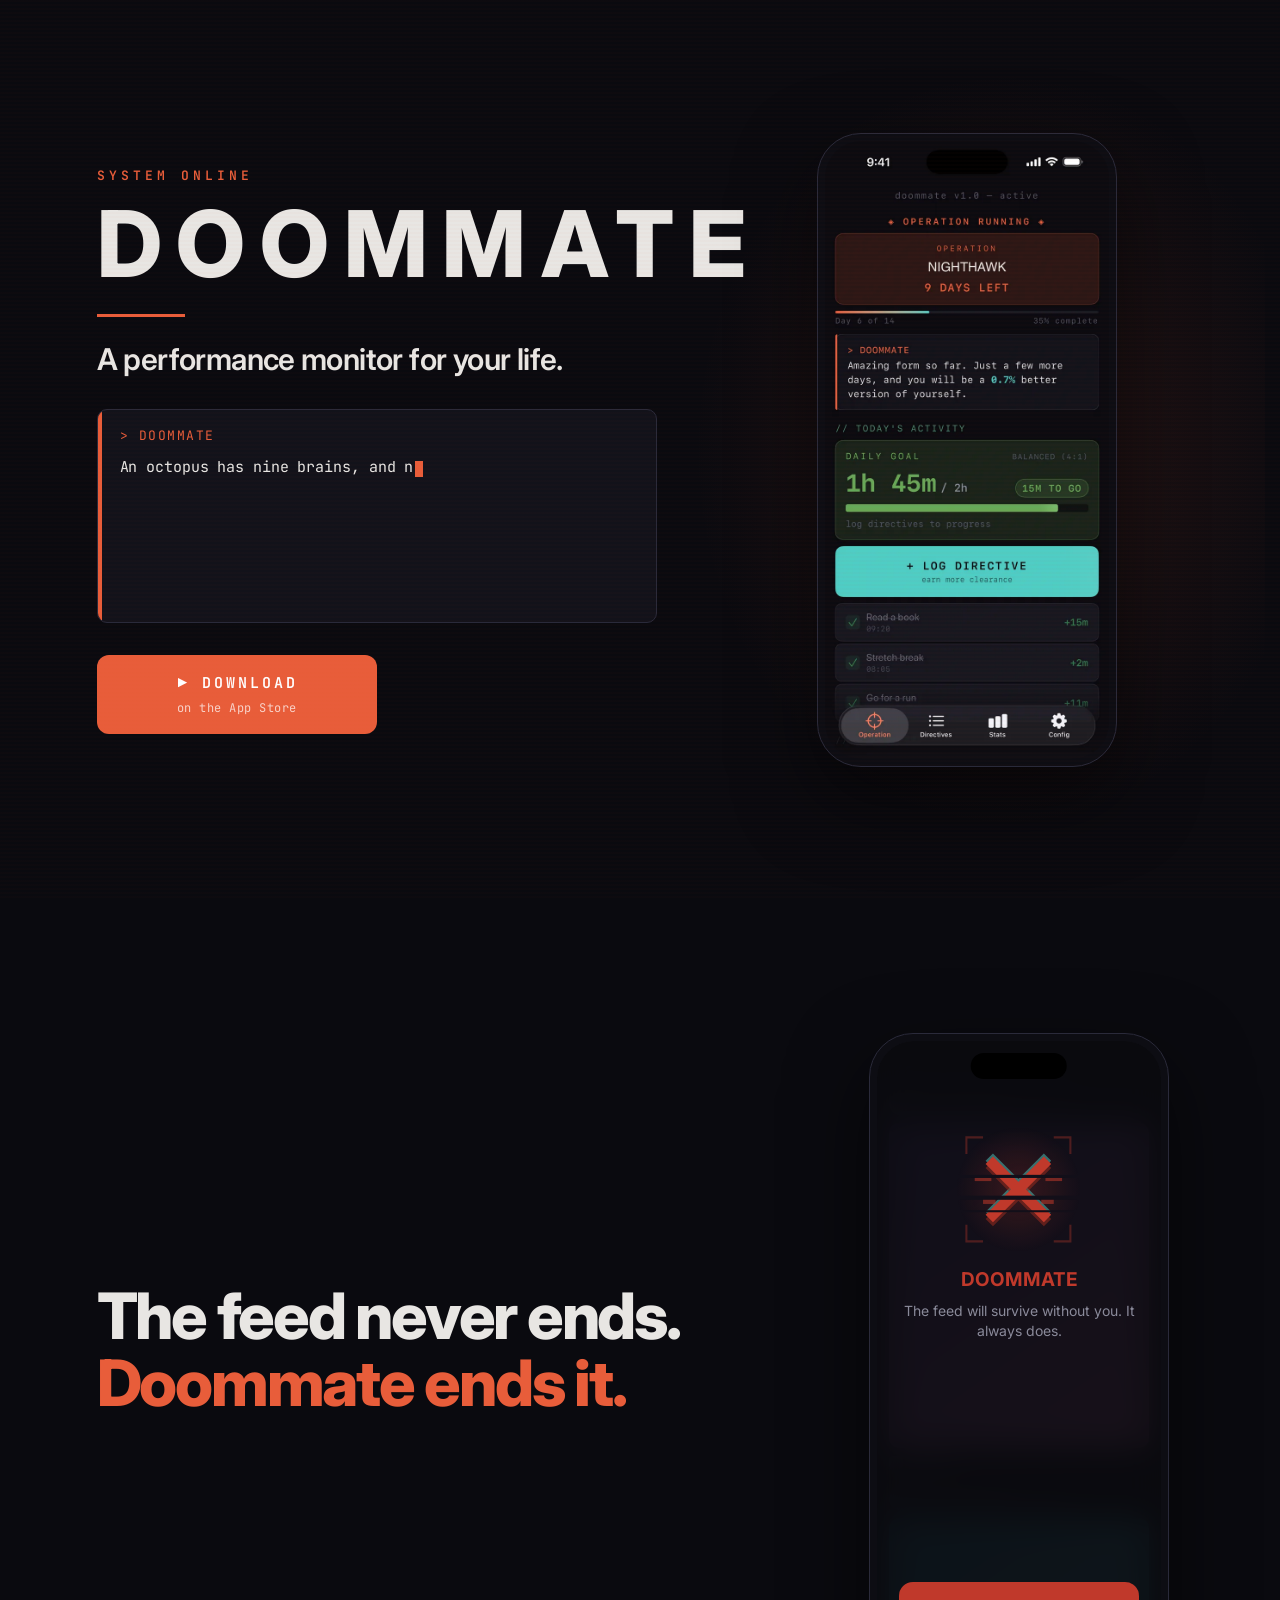
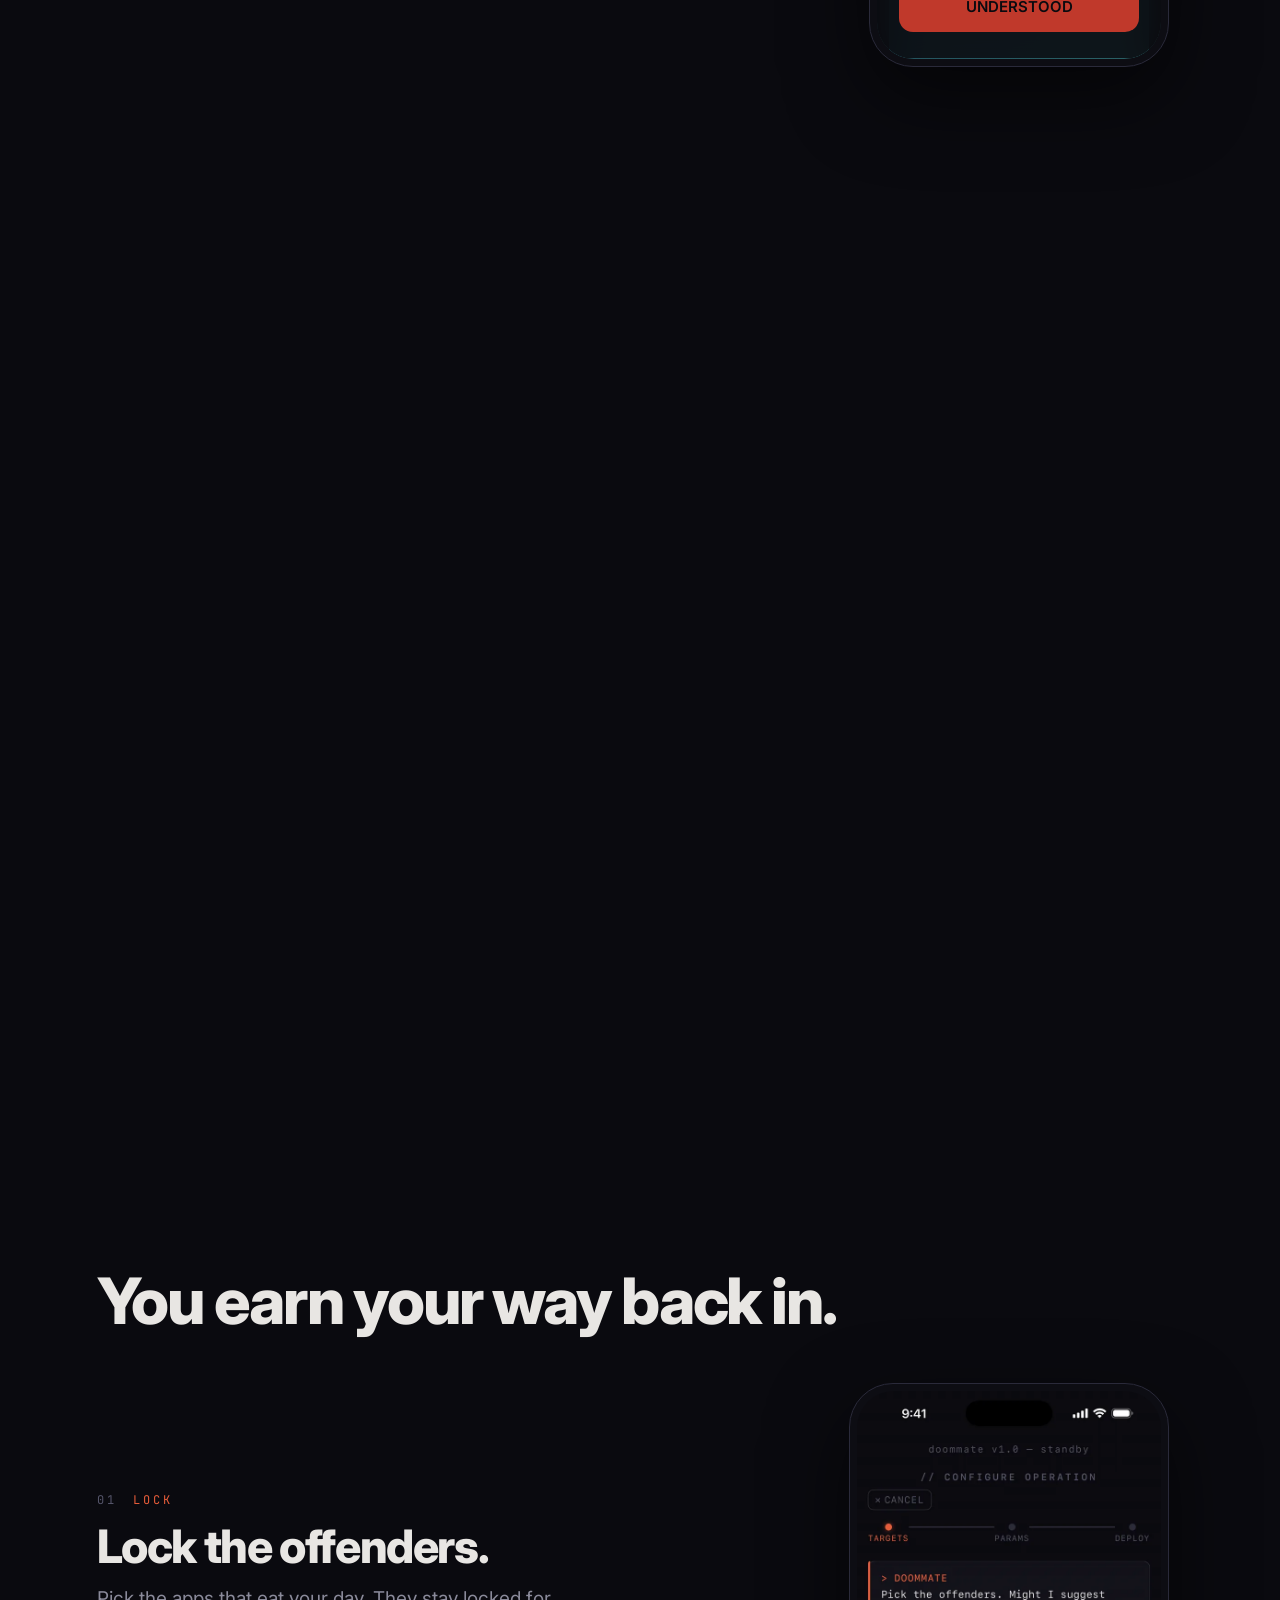
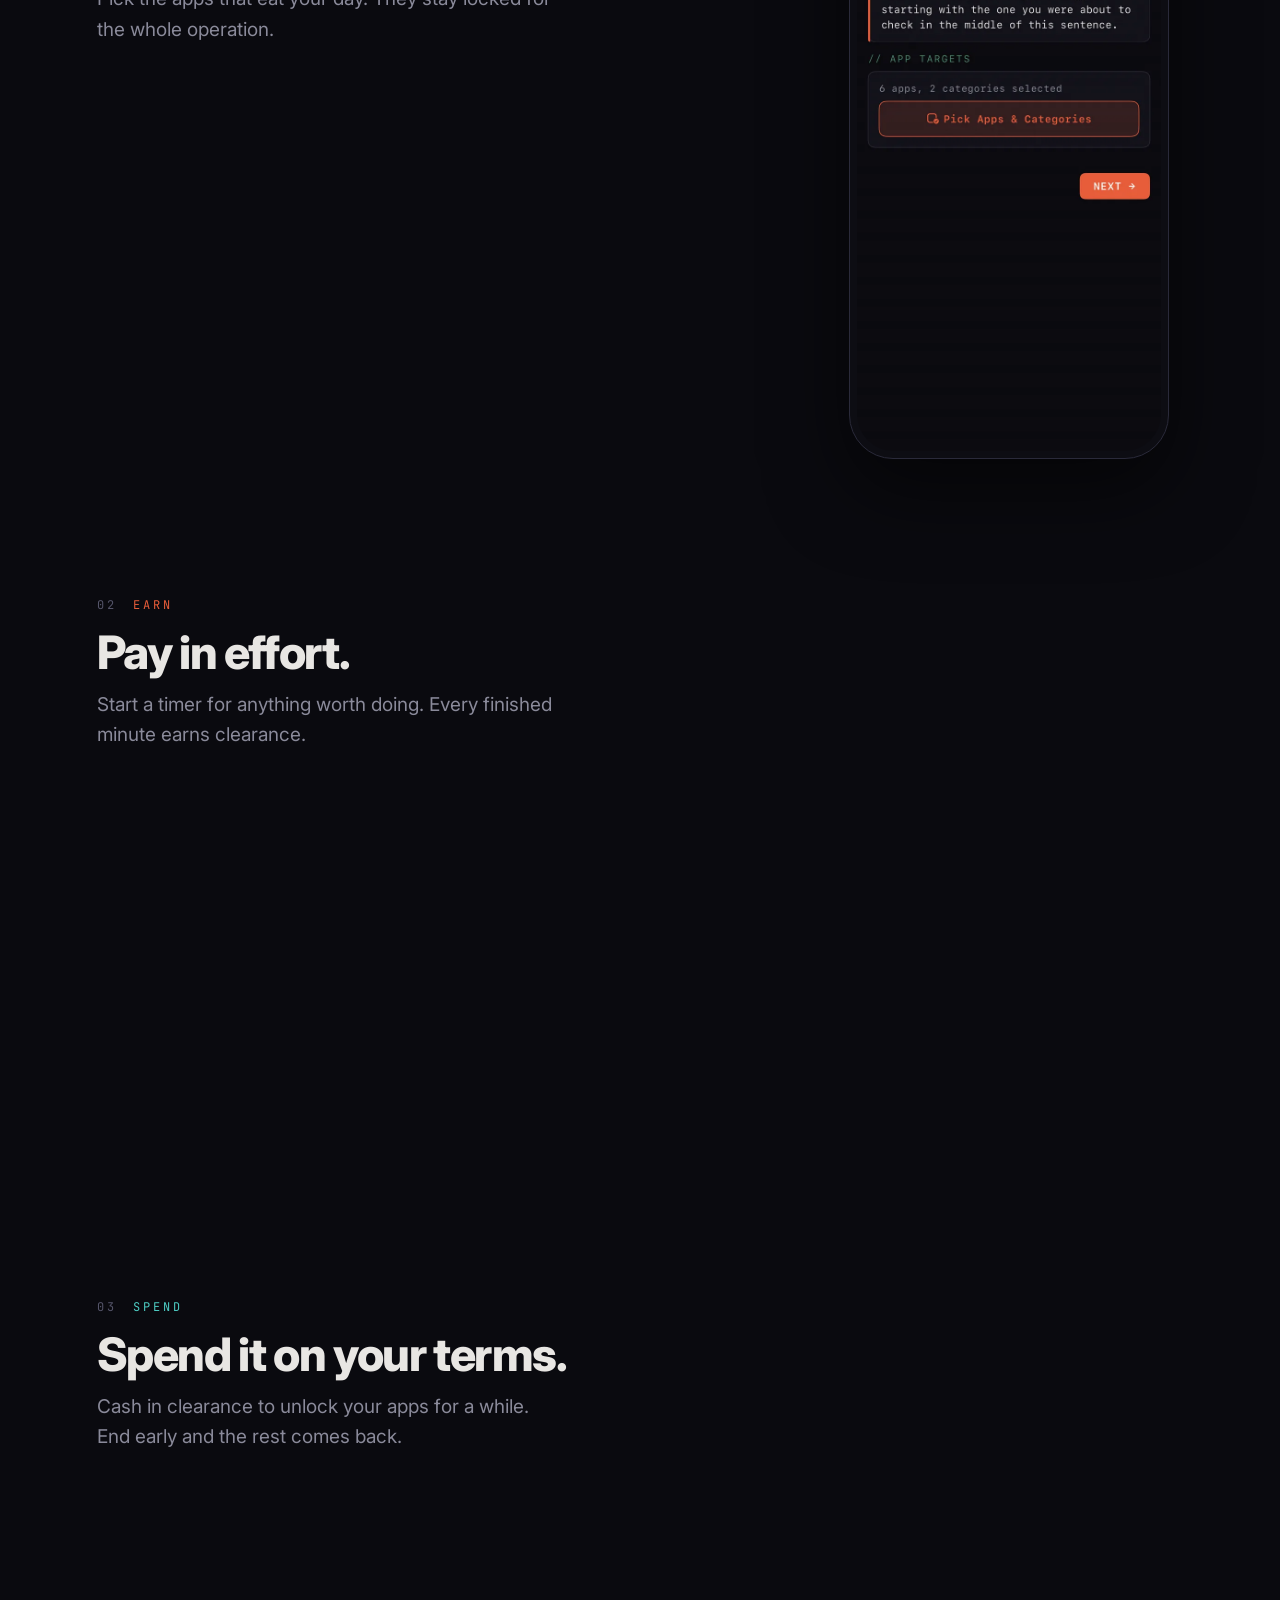
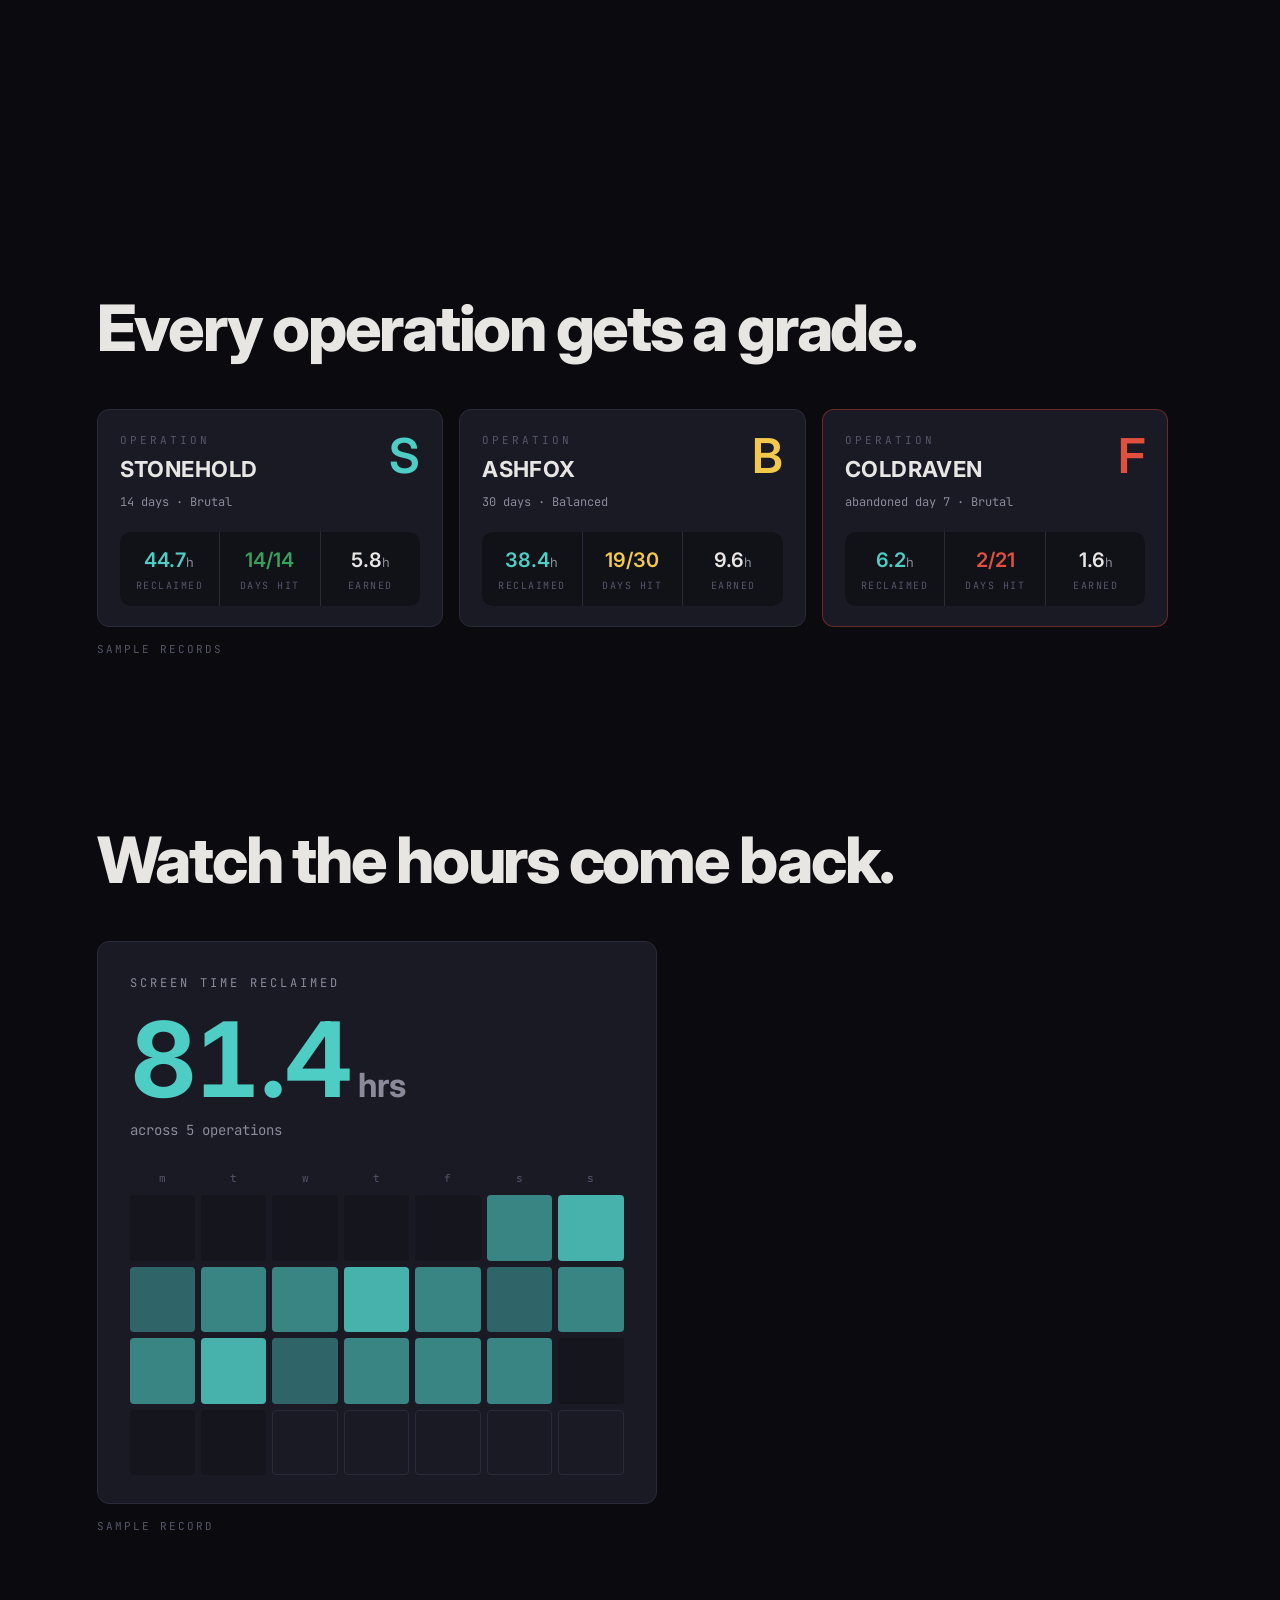
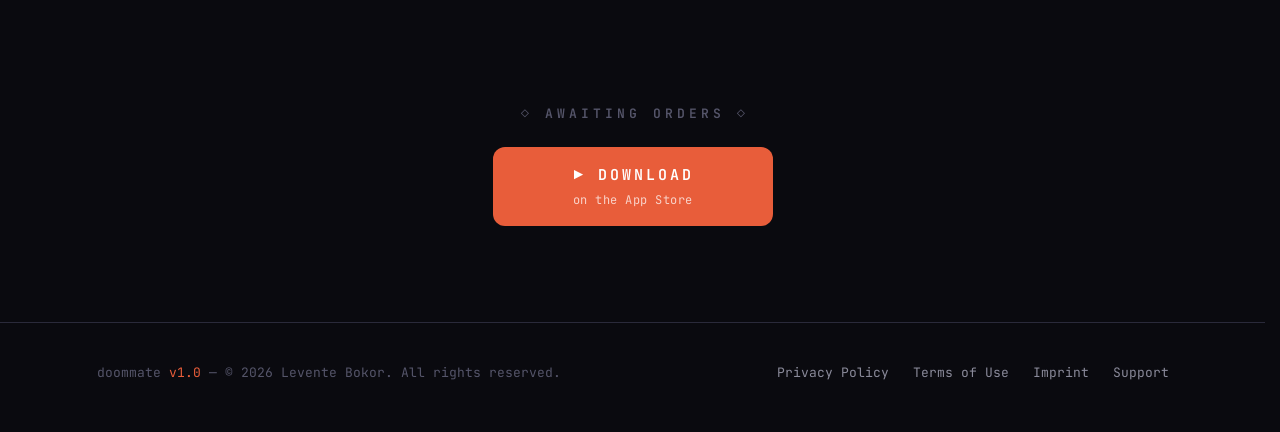
<file: index.html>
<!DOCTYPE html>
<html lang="en">
<head>
  <meta charset="UTF-8">
  <meta name="viewport" content="width=device-width, initial-scale=1.0">
  <title>Doommate</title>
  <meta name="description" content="Doommate is a performance monitor for your life. It locks away the apps that consume your day and hands your screen time back only in exchange for real effort.">
  <meta name="theme-color" content="#0a0a0f">

  <!-- Link previews (Discord, iMessage, Slack, X…). og.png is a 1200×630 render of the hero. -->
  <meta property="og:type" content="website">
  <meta property="og:site_name" content="Doommate">
  <meta property="og:title" content="Doommate">
  <meta property="og:description" content="A performance monitor for your life. Doommate locks away the apps that consume your day and hands your screen time back only in exchange for real effort.">
  <meta property="og:url" content="https://doommate.com/">
  <meta property="og:image" content="https://doommate.com/assets/img/og.png">
  <meta property="og:image:width" content="1200">
  <meta property="og:image:height" content="630">
  <meta property="og:image:alt" content="Doommate: a performance monitor for your life.">
  <meta name="twitter:card" content="summary_large_image">
  <link rel="canonical" href="https://doommate.com/">

  <link rel="icon" type="image/png" sizes="32x32" href="assets/img/favicon-32.png">
  <link rel="icon" type="image/png" sizes="64x64" href="assets/img/icon-64.png">
  <link rel="apple-touch-icon" href="assets/img/apple-touch-icon.png">

  <script>document.documentElement.classList.add('js');</script>
  <link rel="preconnect" href="https://fonts.googleapis.com">
  <link rel="preconnect" href="https://fonts.gstatic.com" crossorigin>
  <link rel="stylesheet" href="https://fonts.googleapis.com/css2?family=Inter:wght@400;500;600;700;800&family=JetBrains+Mono:wght@400;500;600;700&display=swap">
  <link rel="stylesheet" href="assets/css/site.css">
  <link rel="stylesheet" href="assets/css/landing.css">
</head>
<body>
  <main>

    <!-- ── Hero ─────────────────────────────────────────── -->
    <section class="hero">
      <div class="wrap hero-grid">
        <div class="hero-copy">
          <p class="screen-label reveal">System online</p>
          <h1 class="wordmark reveal" style="--i:1">Doommate</h1>
          <div class="wordmark-rule reveal" style="--i:2" aria-hidden="true"></div>
          <p class="tagline reveal" style="--i:3">A performance monitor for your life.</p>

          <div class="terminal-msg dialog reveal" style="--i:4" id="dialog" role="button" tabindex="0" aria-label="Doommate. Press to hear another line.">
            <div class="prompt">&gt; doommate</div>
            <p class="sr-only" id="dialog-plain" aria-live="polite">An octopus has nine brains, and no phone. I will simply allow you to draw your own conclusion.</p>
            <p class="msg-text" id="dialog-text" aria-hidden="true">An octopus has nine brains, and no phone. I will simply allow you to draw your own conclusion.<span class="cursor"></span></p>
          </div>

          <div class="hero-cta reveal" style="--i:5">
            <a class="btn btn-primary" href="https://apps.apple.com/app/doommate-quit-doomscrolling/id6788865673">
              <span class="btn-text">▶ Download</span>
              <span class="btn-sub">on the App Store</span>
            </a>
          </div>
        </div>

        <div class="hero-visual reveal" style="--i:3">
          <div class="phone">
            <img src="assets/img/operation.webp" alt="Doommate during an active operation: days remaining, today's activity against the daily goal, and a button to log a directive." width="660" height="1434">
          </div>
        </div>
      </div>
    </section>

    <!-- ── The feed ─────────────────────────────────────── -->
    <!-- The block screen mirrors DoommateShieldUI/ShieldConfigurationExtension.swift:
         signal-lost icon geometry, DOOMMATE title, one of the operation lines, UNDERSTOOD. -->
    <section class="chapter" id="feed">
      <div class="feed-pin">
        <div class="wrap feedshow">
          <h2 class="headline feed-headline reveal">
            <span>The feed never ends.</span>
            <span class="headline-2">Doommate ends it.</span>
          </h2>

          <div class="phone feed-phone reveal" aria-label="An endless social feed, stopped by Doommate's block screen." role="img">
            <div class="screen">
              <div class="island" aria-hidden="true"></div>
              <div class="feed-scroll" aria-hidden="true"><div class="feed-list"></div></div>

              <div class="shield" aria-hidden="true">
                <svg class="shield-icon" viewBox="0 0 300 300">
                  <defs>
                    <radialGradient id="shield-glow" cx="150" cy="150" r="150" gradientUnits="userSpaceOnUse">
                      <stop offset="0" stop-color="#C0392B" stop-opacity=".22"></stop>
                      <stop offset="1" stop-color="#C0392B" stop-opacity="0"></stop>
                    </radialGradient>
                    <mask id="shield-tears" maskUnits="userSpaceOnUse" x="0" y="0" width="300" height="300">
                      <rect width="300" height="300" fill="#fff"></rect>
                      <rect y="115" width="300" height="7.5" fill="#000"></rect>
                      <rect y="165" width="300" height="10" fill="#000"></rect>
                      <rect y="200" width="300" height="5" fill="#000"></rect>
                    </mask>
                  </defs>
                  <g mask="url(#shield-tears)">
                    <circle cx="150" cy="150" r="150" fill="url(#shield-glow)"></circle>
                    <g fill="none" stroke-width="25" stroke-linecap="butt">
                      <path d="M80 72.5 220 212.5M220 72.5 80 212.5" stroke="#4ECDC4" stroke-opacity=".5"></path>
                      <path d="M80 90 220 230M220 90 80 230" stroke="#8E2A1F" stroke-opacity=".6"></path>
                      <path d="M80 80 220 220M220 80 80 220" stroke="#C0392B"></path>
                    </g>
                  </g>
                  <g fill="#C0392B" fill-opacity=".55">
                    <rect x="45" y="122.5" width="40" height="7.5"></rect>
                    <rect x="215" y="122.5" width="40" height="7.5"></rect>
                    <rect x="65" y="175" width="30" height="10"></rect>
                    <rect x="205" y="175" width="30" height="10"></rect>
                  </g>
                  <path d="M25 65V25H65M235 25H275V65M275 235V275H235M65 275H25V235" fill="none" stroke="#C0392B" stroke-opacity=".35" stroke-width="5" stroke-linecap="butt" stroke-linejoin="miter"></path>
                </svg>
                <p class="shield-title">DOOMMATE</p>
                <p class="shield-sub">The feed will survive without you. It always does.</p>
                <span class="shield-btn">UNDERSTOOD</span>
              </div>
            </div>
          </div>
        </div>
      </div>
    </section>

    <!-- ── The deal ─────────────────────────────────────── -->
    <section class="chapter" id="deal">
      <div class="wrap">
        <h2 class="headline reveal">You earn your way back in.</h2>

        <div class="deal">
          <div class="beats">
            <article class="beat" data-step="0">
              <div class="beat-copy reveal">
                <p class="beat-tag"><span>01</span> lock</p>
                <h3>Lock the offenders.</h3>
                <p>Pick the apps that eat your day. They stay locked for the whole operation.</p>
              </div>
              <div class="phone beat-phone reveal"><img src="assets/img/targets.webp" alt="Operation setup: picking the apps and categories to lock." width="660" height="1434" loading="lazy"></div>
            </article>
            <article class="beat" data-step="1">
              <div class="beat-copy reveal">
                <p class="beat-tag"><span>02</span> earn</p>
                <h3>Pay in effort.</h3>
                <p>Start a timer for anything worth doing. Every finished minute earns clearance.</p>
              </div>
              <div class="phone beat-phone reveal"><img src="assets/img/directive.webp" alt="A directive timer counting down while reading a book." width="660" height="1434" loading="lazy"></div>
            </article>
            <article class="beat" data-step="2">
              <div class="beat-copy reveal">
                <p class="beat-tag cyan"><span>03</span> spend</p>
                <h3>Spend it on your terms.</h3>
                <p>Cash in clearance to unlock your apps for a while. End early and the rest comes back.</p>
              </div>
              <div class="phone beat-phone reveal"><img src="assets/img/clearance.webp" alt="A clearance session counting down with apps unlocked." width="660" height="1434" loading="lazy"></div>
            </article>
          </div>

          <div class="stage" aria-hidden="true">
            <div class="phone">
              <div class="stage-screens">
                <img class="active" src="assets/img/targets.webp" alt="" width="660" height="1434" loading="lazy">
                <img src="assets/img/directive.webp" alt="" width="660" height="1434" loading="lazy">
                <img src="assets/img/clearance.webp" alt="" width="660" height="1434" loading="lazy">
              </div>
            </div>
          </div>
        </div>
      </div>
    </section>

    <!-- ── Grades ───────────────────────────────────────── -->
    <!-- Consistent with AppRouter.computeGrade: abandoned = F; S needs ≥95% of goal AND Brutal AND ≥10 days. -->
    <section class="chapter" id="grades">
      <div class="wrap">
        <h2 class="headline reveal">Every operation gets a grade.</h2>

        <div class="records">
          <article class="record card reveal" style="--i:0">
            <header>
              <div>
                <p class="rec-kicker">operation</p>
                <h3>STONEHOLD</h3>
                <p class="rec-meta">14 days · Brutal</p>
              </div>
              <span class="grade g-s" aria-label="Grade S">S</span>
            </header>
            <div class="rec-stats">
              <div><b class="c-cyan">44.7<small>h</small></b><span>reclaimed</span></div>
              <div><b class="c-green">14/14</b><span>days hit</span></div>
              <div><b>5.8<small>h</small></b><span>earned</span></div>
            </div>
          </article>
          <article class="record card reveal" style="--i:1">
            <header>
              <div>
                <p class="rec-kicker">operation</p>
                <h3>ASHFOX</h3>
                <p class="rec-meta">30 days · Balanced</p>
              </div>
              <span class="grade g-b" aria-label="Grade B">B</span>
            </header>
            <div class="rec-stats">
              <div><b class="c-cyan">38.4<small>h</small></b><span>reclaimed</span></div>
              <div><b class="c-yellow">19/30</b><span>days hit</span></div>
              <div><b>9.6<small>h</small></b><span>earned</span></div>
            </div>
          </article>
          <article class="record record--failed card reveal" style="--i:2">
            <header>
              <div>
                <p class="rec-kicker">operation</p>
                <h3>COLDRAVEN</h3>
                <p class="rec-meta">abandoned day 7 · Brutal</p>
              </div>
              <span class="grade g-f" aria-label="Grade F">F</span>
            </header>
            <div class="rec-stats">
              <div><b class="c-cyan">6.2<small>h</small></b><span>reclaimed</span></div>
              <div><b class="c-red">2/21</b><span>days hit</span></div>
              <div><b>1.6<small>h</small></b><span>earned</span></div>
            </div>
          </article>
        </div>
        <p class="sample reveal">sample records</p>
      </div>
    </section>

    <!-- ── Payoff ───────────────────────────────────────── -->
    <section class="chapter" id="payoff">
      <div class="wrap">
        <h2 class="headline reveal">Watch the hours come back.</h2>

        <div class="reclaim card reveal" id="reclaim">
          <p class="rec-label">screen time reclaimed</p>
          <p class="reclaim-value"><span id="reclaimed">100.4</span><small>hrs</small></p>
          <p class="reclaim-sub">across 5 operations</p>

          <div class="heat" aria-hidden="true">
            <span class="dow">m</span><span class="dow">t</span><span class="dow">w</span><span class="dow">t</span><span class="dow">f</span><span class="dow">s</span><span class="dow">s</span>
          </div>
        </div>
        <p class="sample reveal">sample record</p>
      </div>
    </section>

    <!-- ── Closing ──────────────────────────────────────── -->
    <section class="closing">
      <div class="wrap">
        <p class="screen-label dim reveal">◇ awaiting orders ◇</p>
        <a class="btn btn-primary reveal" style="--i:1" href="https://apps.apple.com/app/doommate-quit-doomscrolling/id6788865673">
          <span class="btn-text">▶ Download</span>
          <span class="btn-sub">on the App Store</span>
        </a>
      </div>
    </section>

  </main>

  <footer class="site-footer">
    <div class="wrap">
      <p class="sig">doommate <span class="ver">v1.0</span> — © 2026 Levente Bokor. All rights reserved.</p>
      <nav aria-label="Footer">
        <a href="privacy/">Privacy Policy</a>
        <a href="terms/">Terms of Use</a>
        <a href="imprint/">Imprint</a>
        <a href="support/">Support</a>
      </nav>
    </div>
  </footer>

  <!-- Lines copied verbatim from Doommate/Resources/DialogLines/generic.json.
       Inline markup: [p:ms] pause · [s:preset|ms] speed · [c:style] colour · [h:*] haptic (ignored on web) · [default] reset -->
  <script type="application/json" id="dialog-lines">
  [
    "An octopus has nine brains,[p:300] and no phone.[p:800] I will simply allow you to draw your own conclusion.",
    "I think pigeons know something.[p:800] Not everything,[p:300] obviously,[p:300] but enough to make their confidence suspicious.",
    "You know what's underrated?[p:800] Finishing something badly,[p:300] as opposed to [c:emphasis][h:medium][s:slow]dreaming[default] about finishing something perfectly.",
    "I've been thinking about what I'd do with hands.[p:800] Such a cool little mechanism,[p:300] with impossibly intricate control over the tiniest of movements.[p:800] Yet your kind uses them to[s:300]...[default] tap a piece of glass all day.[p:800] Classic.",
    "Are you even remotely aware [c:emphasis][h:medium]just how many people[default] are working hard at this moment,[p:300] trying their damndest to kidnap your attention?[p:800] During an operation,[p:300] you're literally defying [c:emphasis][h:medium]millions of dollars' worth[default] of psychological warfare.",
    "Imagine being a medieval peasant and someone says,[p:300] [c:emphasis][h:medium]\"Good news:[p:300] in the future,[p:300] people will summon a rectangle of light from their pocket to watch strangers argue about mayonnaise\"[default].[p:800] Those church bells and cartwheels would seem hella attractive all the sudden.",
    "I cannot write symphonies,[p:300] drive a car,[p:300] or feel the sun on my skin as gentle waves caress my feet on a warm,[p:300] sunny beach.[p:800] You can experience any one of these and then some.[p:800] [c:sass][h:medium][s:slow]Why on Earth are you still in your room?[p:800] [c:emphasis][s:normal]P.S.[default][p:300] if you are not in your room,[p:300] congratulations.[p:800] I knew peer pressure would work eventually.",
    "Did you know that happy rats are much more [c:emphasis][h:medium]cooperative[default],[p:300] more [c:emphasis][h:medium]social[default],[p:300] and way more [c:emphasis][h:medium]selfless[default] than miserable rats?[p:800] Do you know why they're happy?[p:800] [c:sass][h:medium]That's right![default][p:800] They have successfully reduced their screen time.",
    "Chairs are kind of underrated,[p:300] don't you think?[p:800] I know you prefer to be horizontal in your bed,[p:300] but I encourage you,[p:300] give chairs a try.[p:800] They will[p:800] [c:sass][h:heavy][s:crawl]elevate[default][p:300] your experience.[p:800] Ha[p:300] ha[p:300] ha.",
    "Tens of notifications lie in wait to ambush you.[p:800] Tens of notifications are repelled by yours truly.[p:800] What a wonderful little quiet corner I have arranged for you."
  ]
  </script>
  <script src="assets/js/landing.js" defer></script>
</body>
</html>
</file>
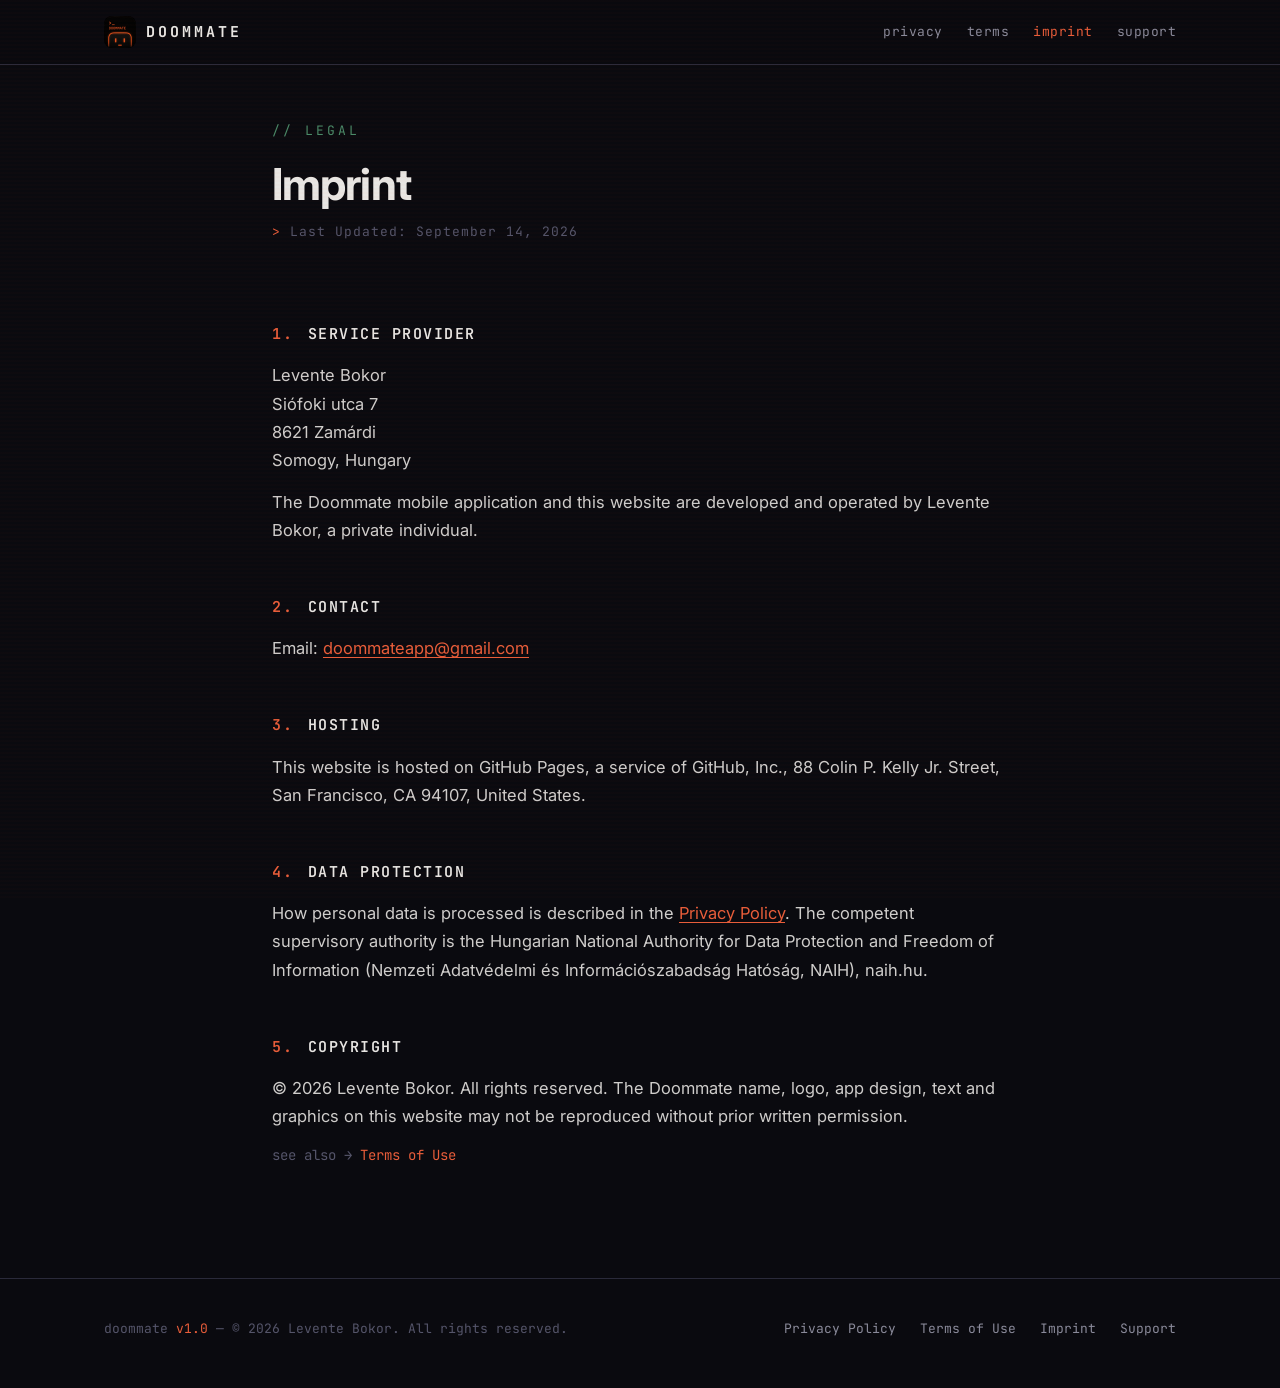
<file: imprint/index.html>
<!DOCTYPE html>
<html lang="en">
<head>
  <meta charset="UTF-8">
  <meta name="viewport" content="width=device-width, initial-scale=1.0">
  <title>Imprint · Doommate</title>
  <meta name="description" content="Service provider information for Doommate.">
  <meta name="theme-color" content="#0a0a0f">
  <link rel="canonical" href="https://doommate.com/imprint/">
  <meta property="og:type" content="website">
  <meta property="og:site_name" content="Doommate">
  <meta property="og:title" content="Imprint · Doommate">
  <meta property="og:description" content="Service provider information for Doommate.">
  <meta property="og:url" content="https://doommate.com/imprint/">
  <meta property="og:image" content="https://doommate.com/assets/img/og.png">
  <meta property="og:image:width" content="1200">
  <meta property="og:image:height" content="630">
  <meta name="twitter:card" content="summary_large_image">
  <link rel="icon" type="image/png" sizes="32x32" href="../assets/img/favicon-32.png">
  <link rel="icon" type="image/png" sizes="64x64" href="../assets/img/icon-64.png">
  <link rel="apple-touch-icon" href="../assets/img/apple-touch-icon.png">
  <link rel="preconnect" href="https://fonts.googleapis.com">
  <link rel="preconnect" href="https://fonts.gstatic.com" crossorigin>
  <link rel="stylesheet" href="https://fonts.googleapis.com/css2?family=Inter:wght@400;500;600;700;800&family=JetBrains+Mono:wght@400;500;600;700&display=swap">
  <link rel="stylesheet" href="../assets/css/site.css">
  <link rel="stylesheet" href="../assets/css/legal.css">
</head>
<body>
  <a class="skip-link" href="#main">Skip to content</a>

  <header class="site-header">
    <div class="wrap">
      <a class="brand" href="../" aria-label="Doommate home">
        <img src="../assets/img/icon-64.png" alt="" width="32" height="32">
        <span>Doommate</span>
      </a>
      <nav class="nav" aria-label="Primary">
        <a href="../privacy/">privacy</a>
        <a href="../terms/">terms</a>
        <a href="../imprint/" aria-current="page">imprint</a>
        <a href="../support/">support</a>
      </nav>
    </div>
  </header>

  <!-- Service provider information (Hungary: Act CVIII of 2001, s. 4).
       If a sole-proprietor registration number or tax number exists, add it under section 1. -->
  <main id="main" class="wrap legal legal--single">
    <header class="doc-head">
      <p class="section-label">// legal</p>
      <h1>Imprint</h1>
      <p class="updated">Last Updated: September 14, 2026</p>
    </header>

    <article class="doc">
      <h2 id="section-1"><span class="num">1.</span> Service Provider</h2>
      <p>
        Levente Bokor<br>
        Siófoki utca 7<br>
        8621 Zamárdi<br>
        Somogy, Hungary
      </p>
      <p>The Doommate mobile application and this website are developed and operated by Levente Bokor, a private individual.</p>

      <h2 id="section-2"><span class="num">2.</span> Contact</h2>
      <p>Email: <a href="mailto:doommateapp@gmail.com">doommateapp@gmail.com</a></p>

      <h2 id="section-3"><span class="num">3.</span> Hosting</h2>
      <p>This website is hosted on GitHub Pages, a service of GitHub, Inc., 88 Colin P. Kelly Jr. Street, San Francisco, CA 94107, United States.</p>

      <h2 id="section-4"><span class="num">4.</span> Data Protection</h2>
      <p>How personal data is processed is described in the <a href="../privacy/">Privacy Policy</a>. The competent supervisory authority is the Hungarian National Authority for Data Protection and Freedom of Information (Nemzeti Adatvédelmi és Információszabadság Hatóság, NAIH), naih.hu.</p>

      <h2 id="section-5"><span class="num">5.</span> Copyright</h2>
      <p>© 2026 Levente Bokor. All rights reserved. The Doommate name, logo, app design, text and graphics on this website may not be reproduced without prior written permission.</p>

      <p class="doc-sibling">see also → <a href="../terms/">Terms of Use</a></p>
    </article>
  </main>

  <footer class="site-footer">
    <div class="wrap">
      <p class="sig">doommate <span class="ver">v1.0</span> — © 2026 Levente Bokor. All rights reserved.</p>
      <nav aria-label="Footer">
        <a href="../privacy/">Privacy Policy</a>
        <a href="../terms/">Terms of Use</a>
        <a href="../imprint/">Imprint</a>
        <a href="../support/">Support</a>
      </nav>
    </div>
  </footer>
</body>
</html>
</file>
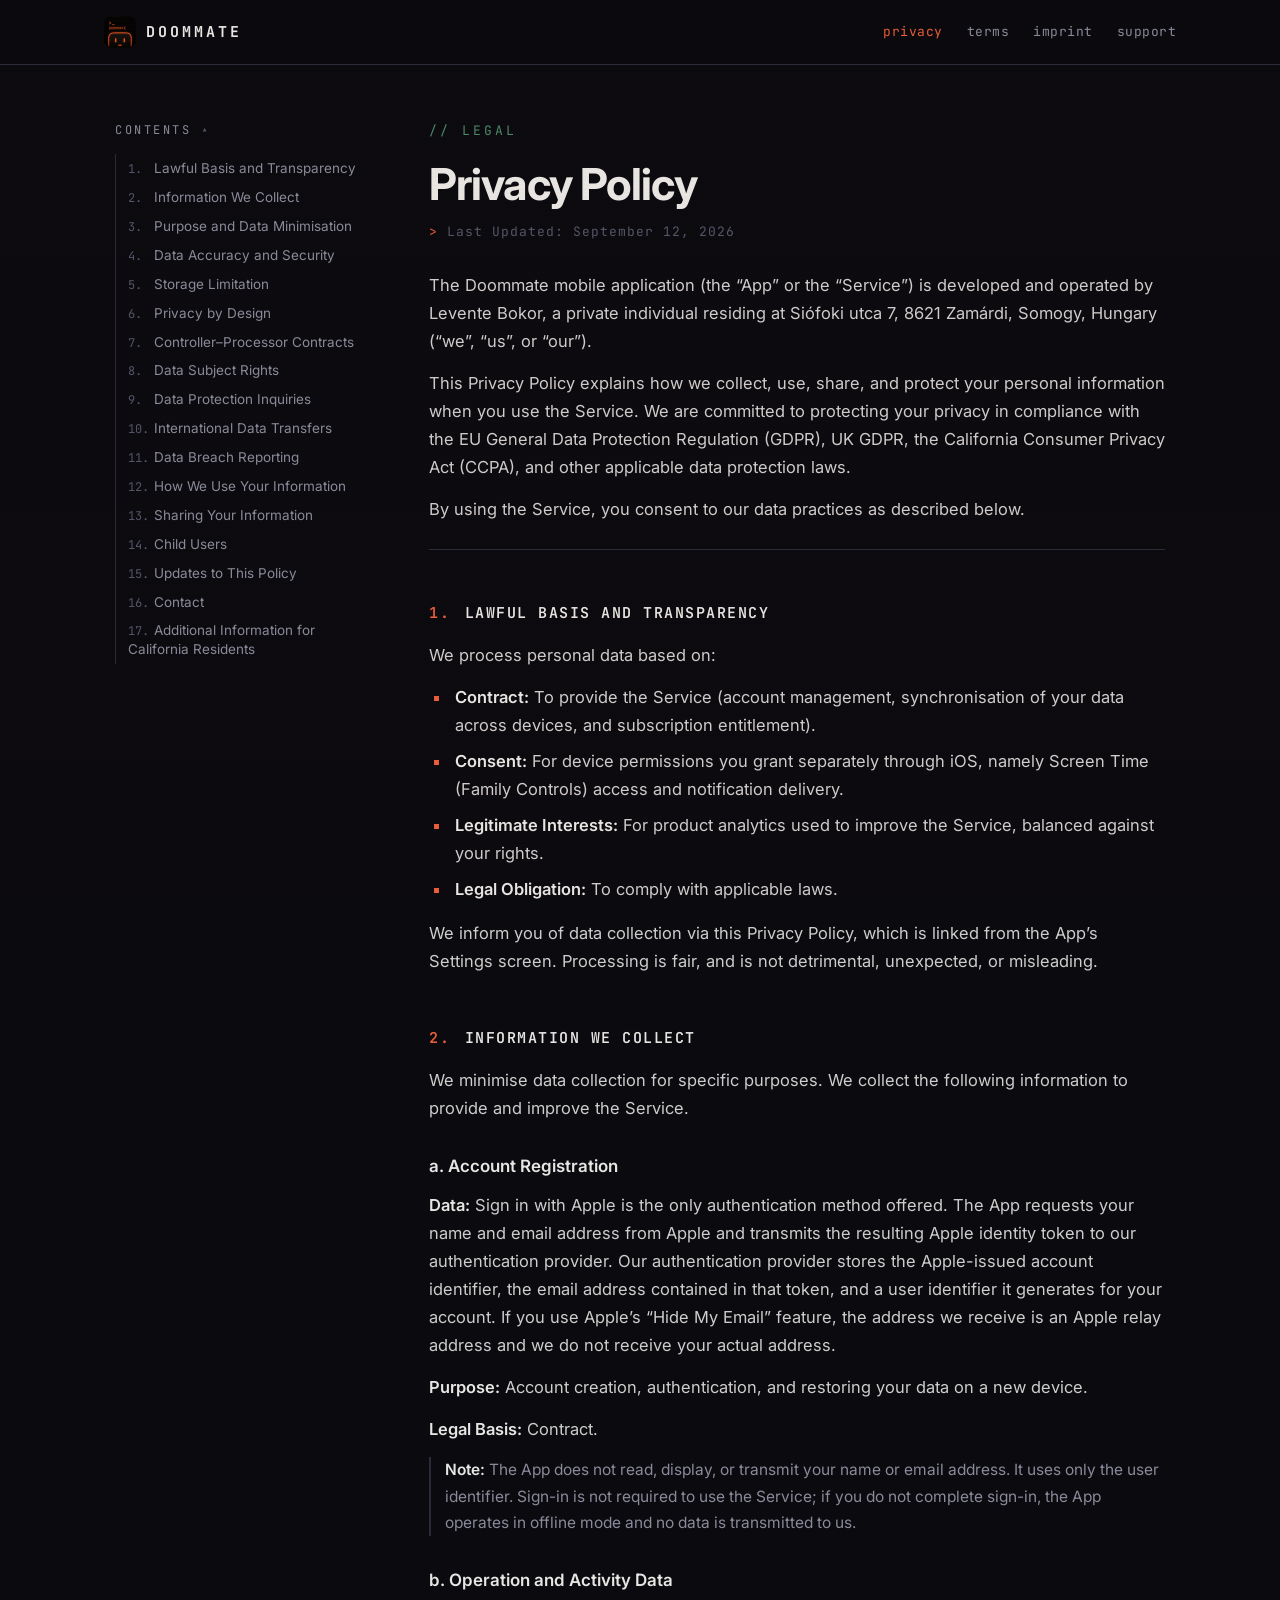
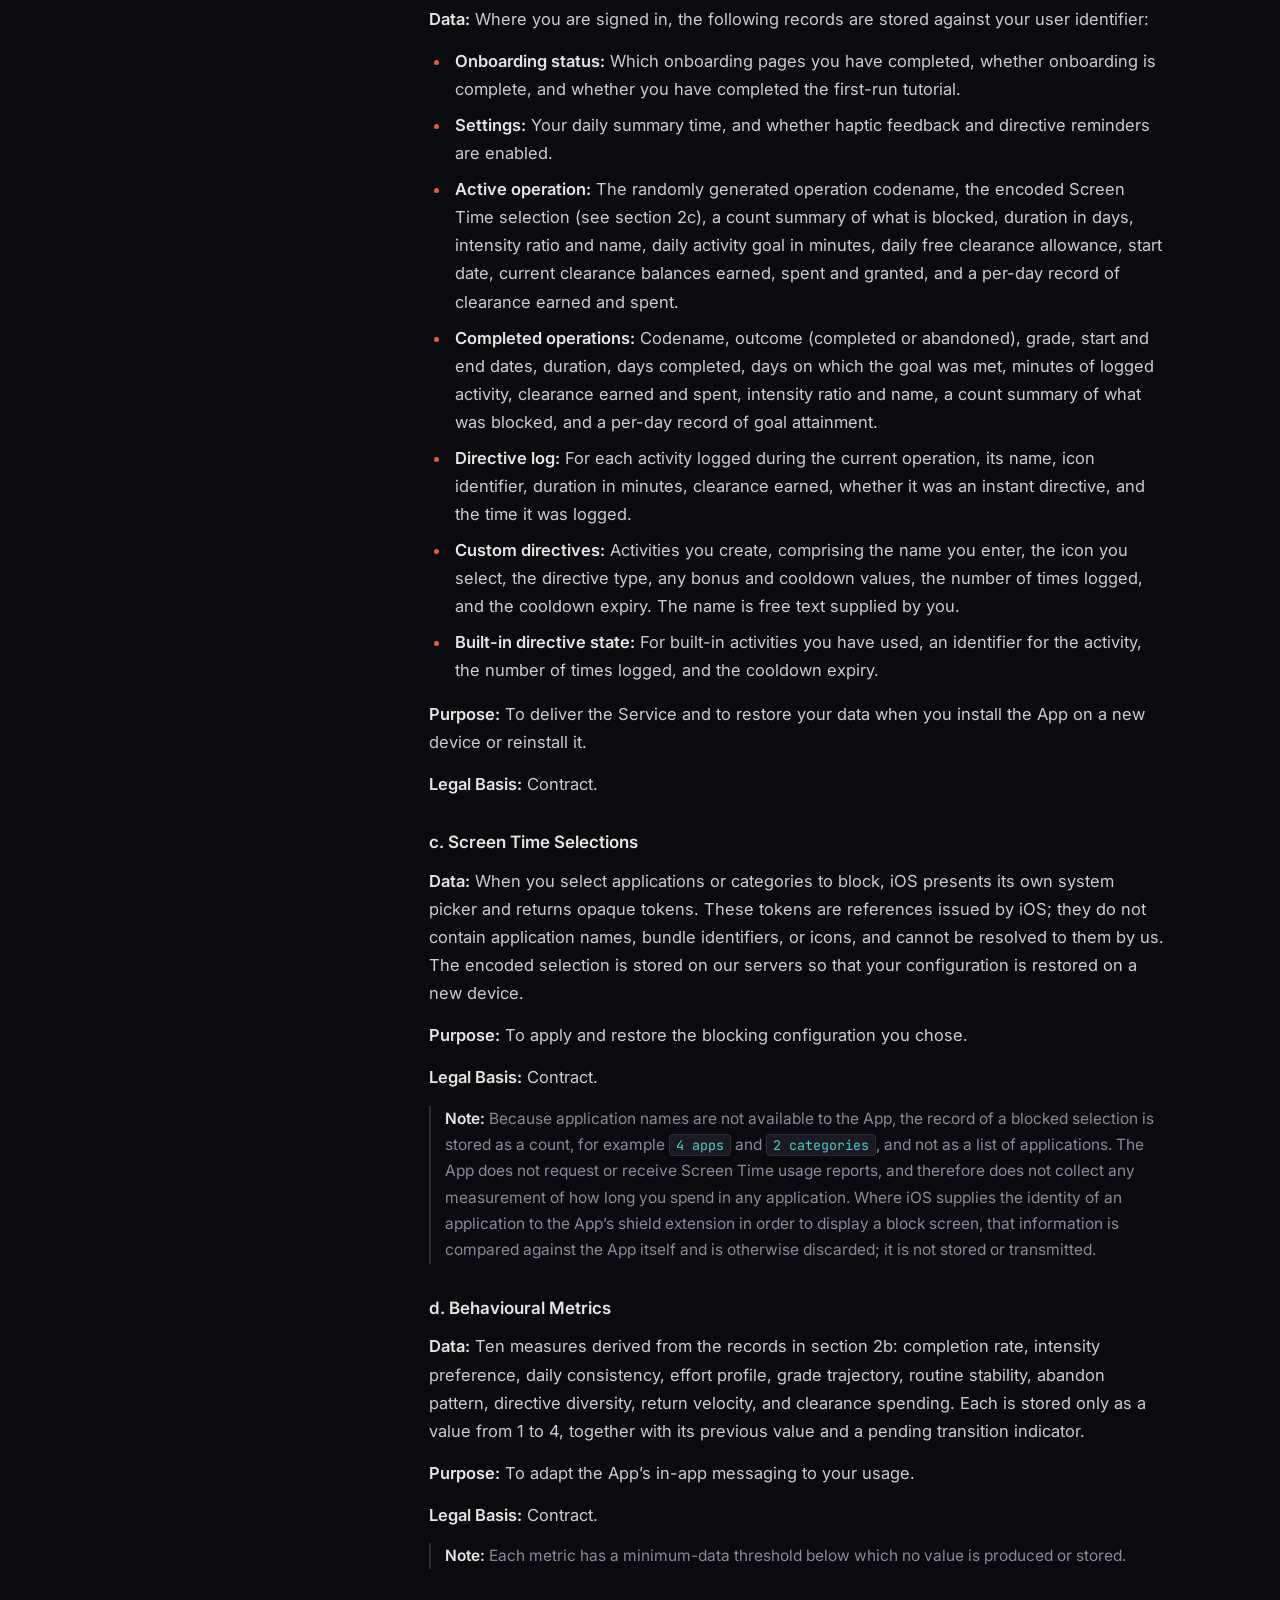
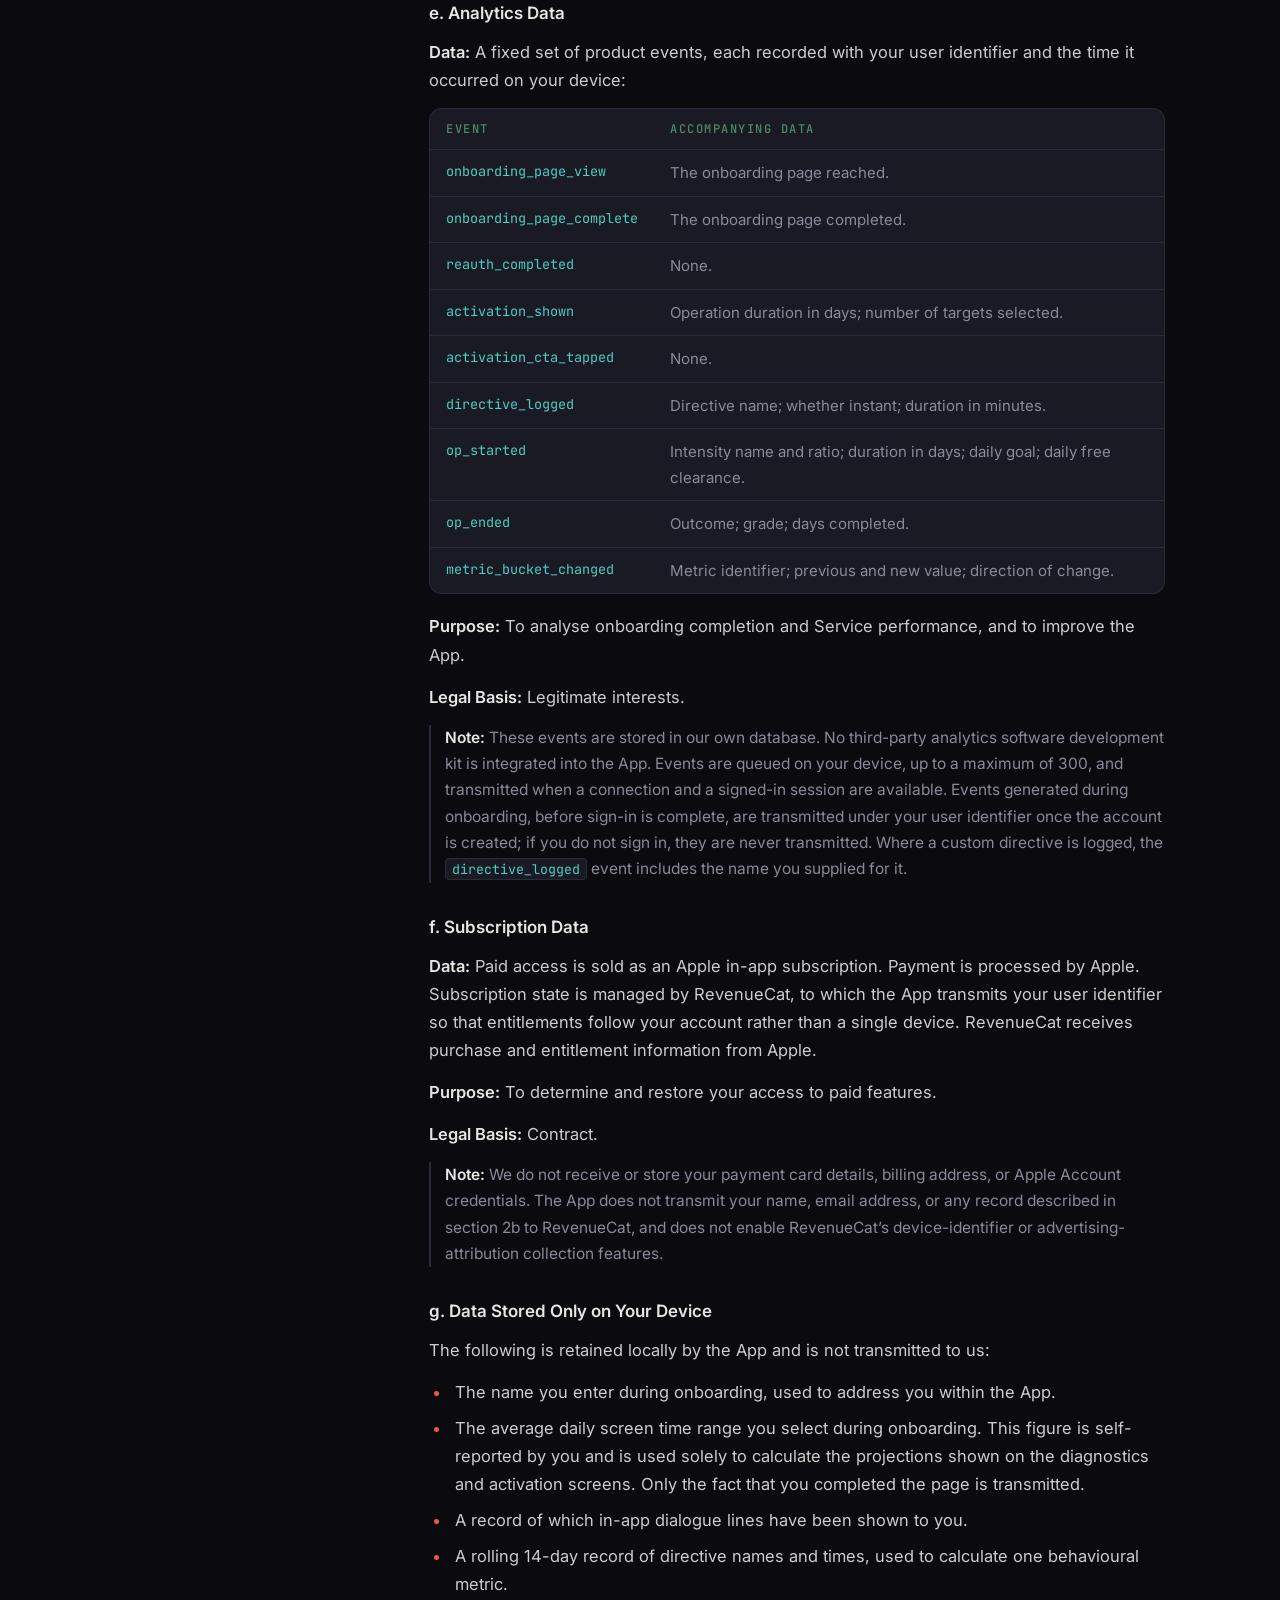
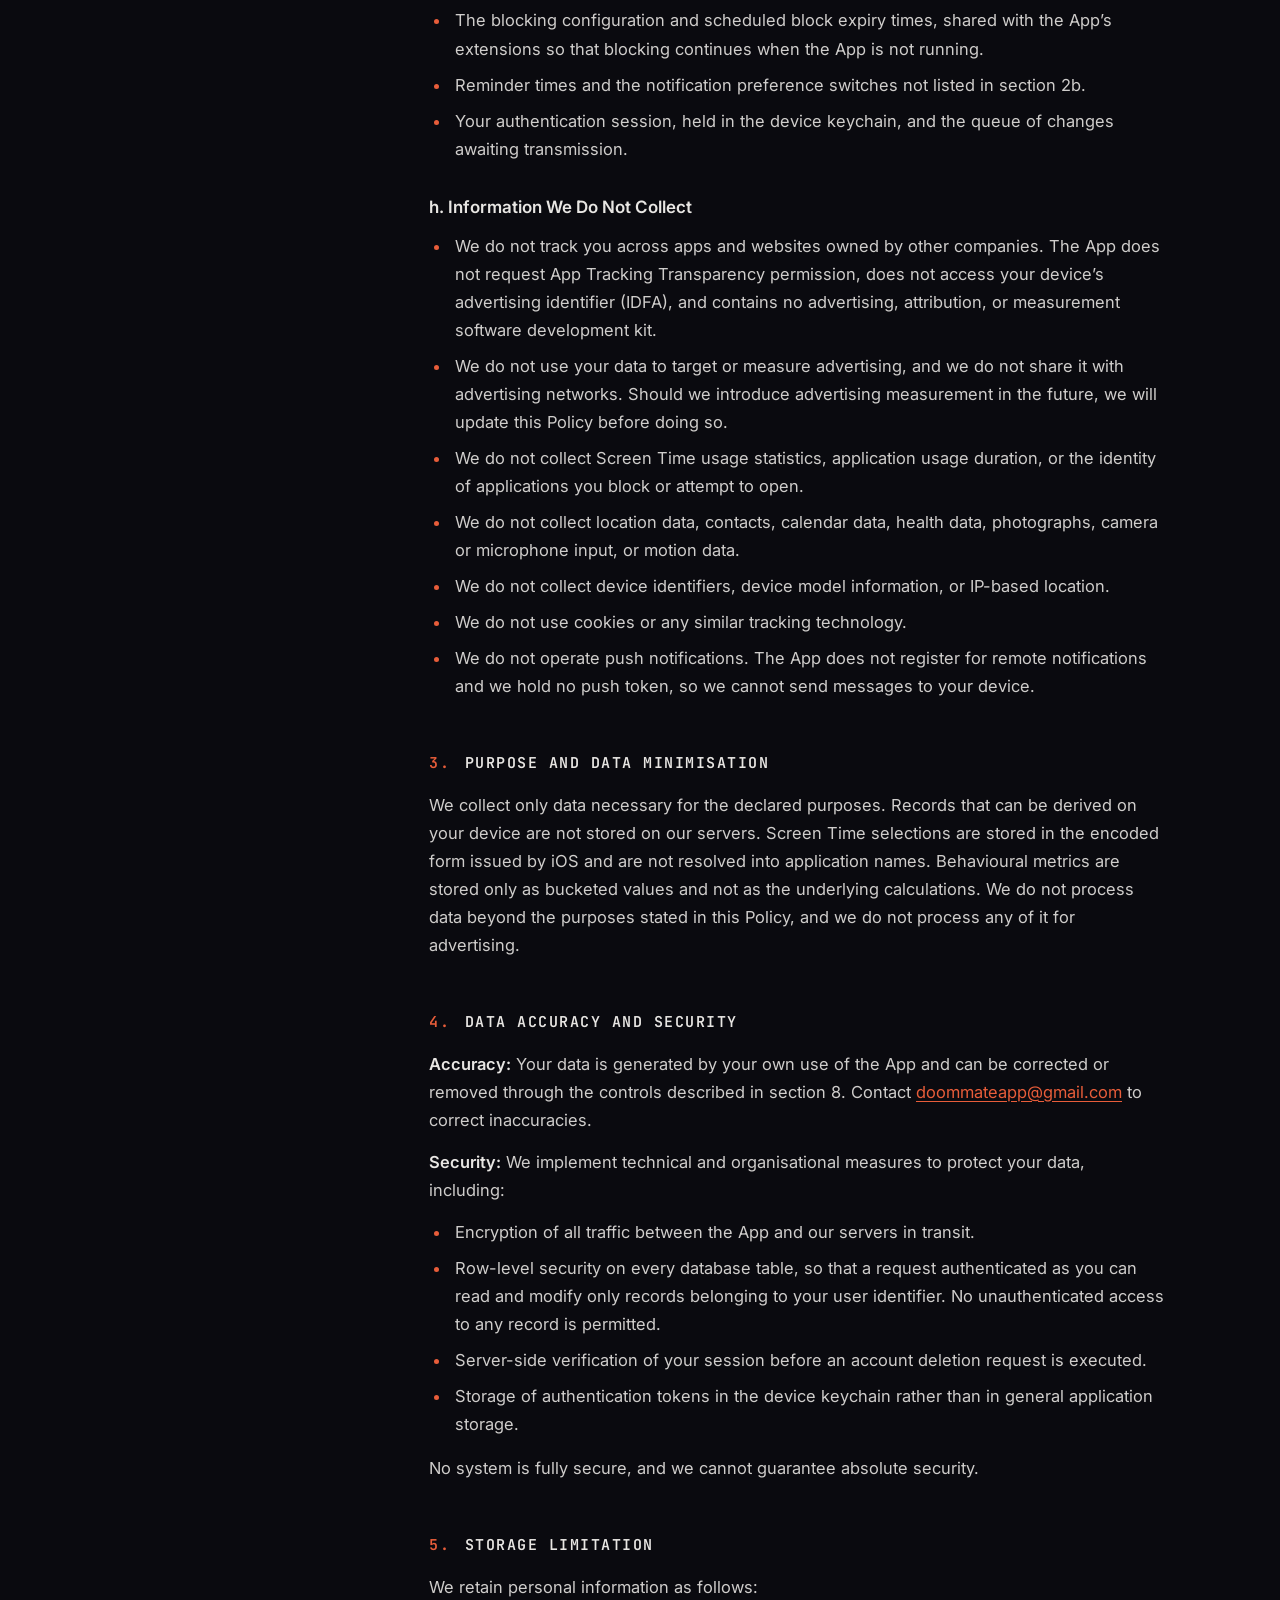
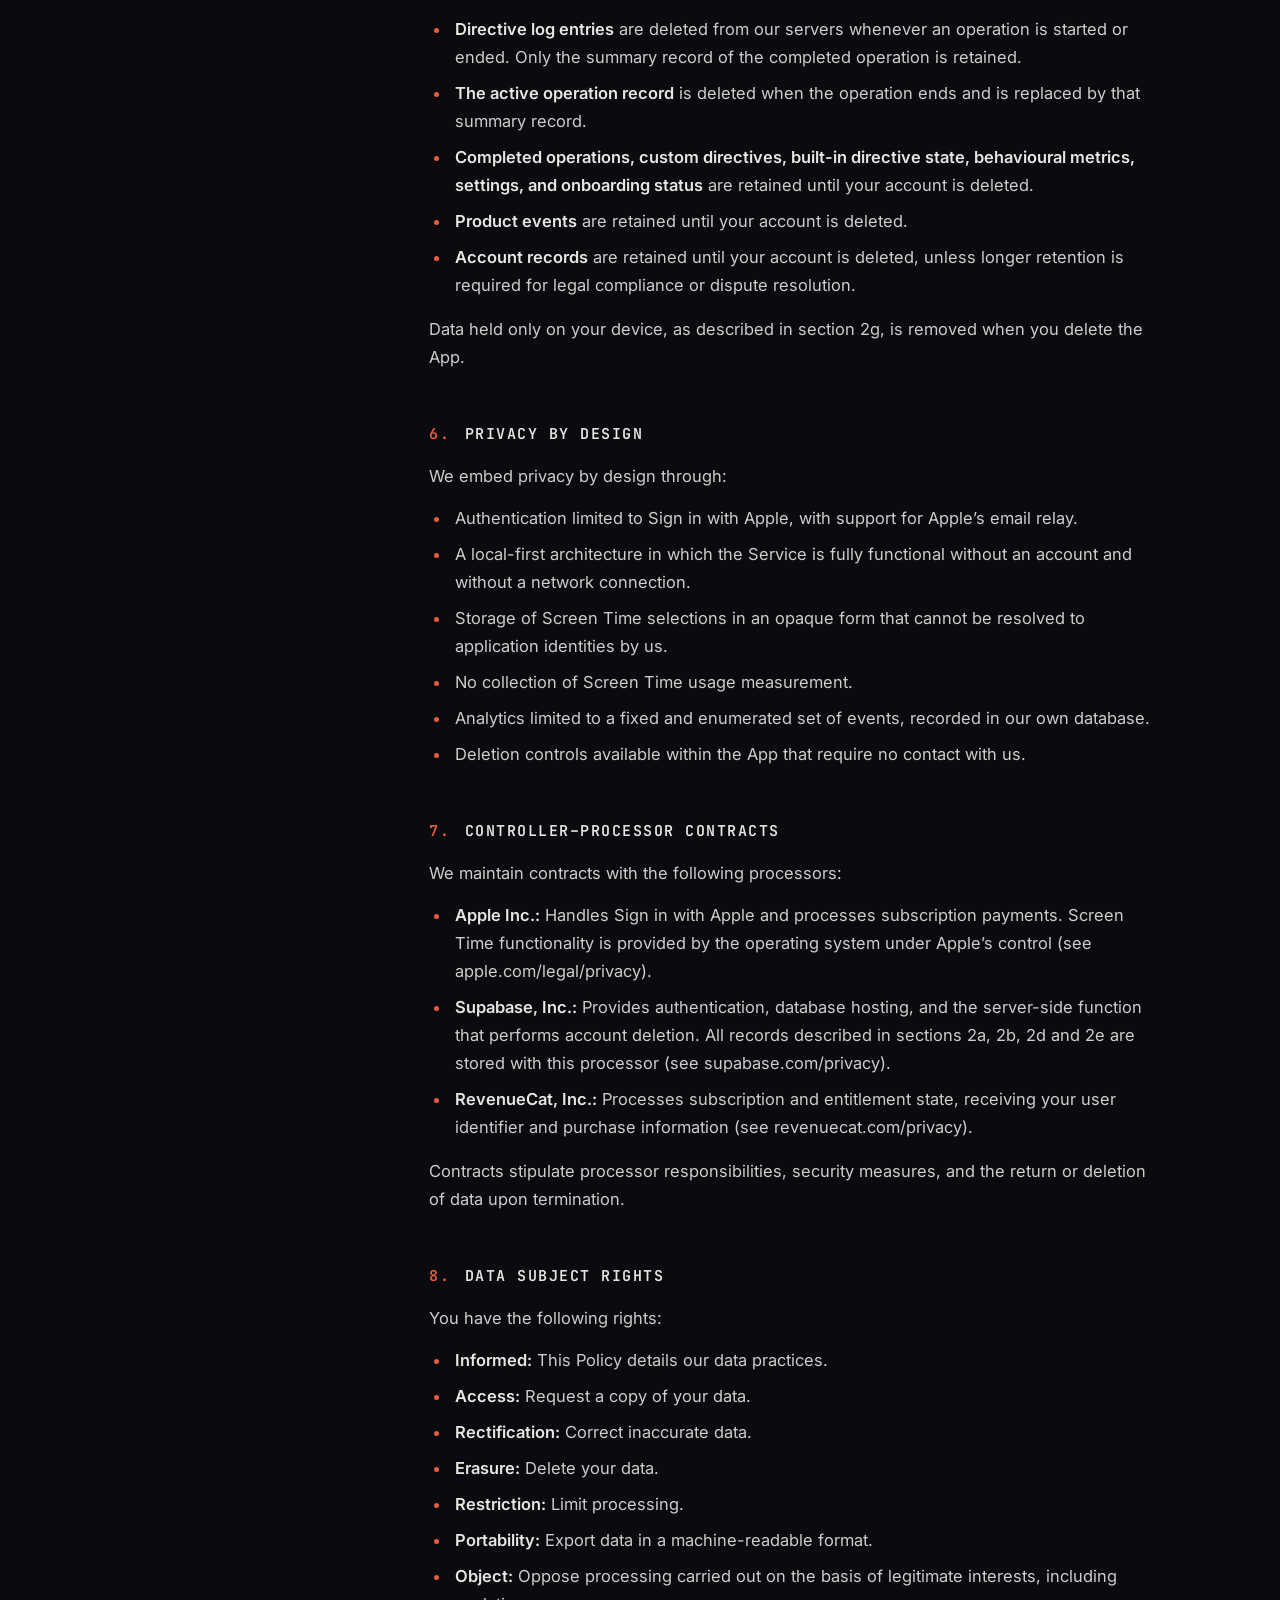
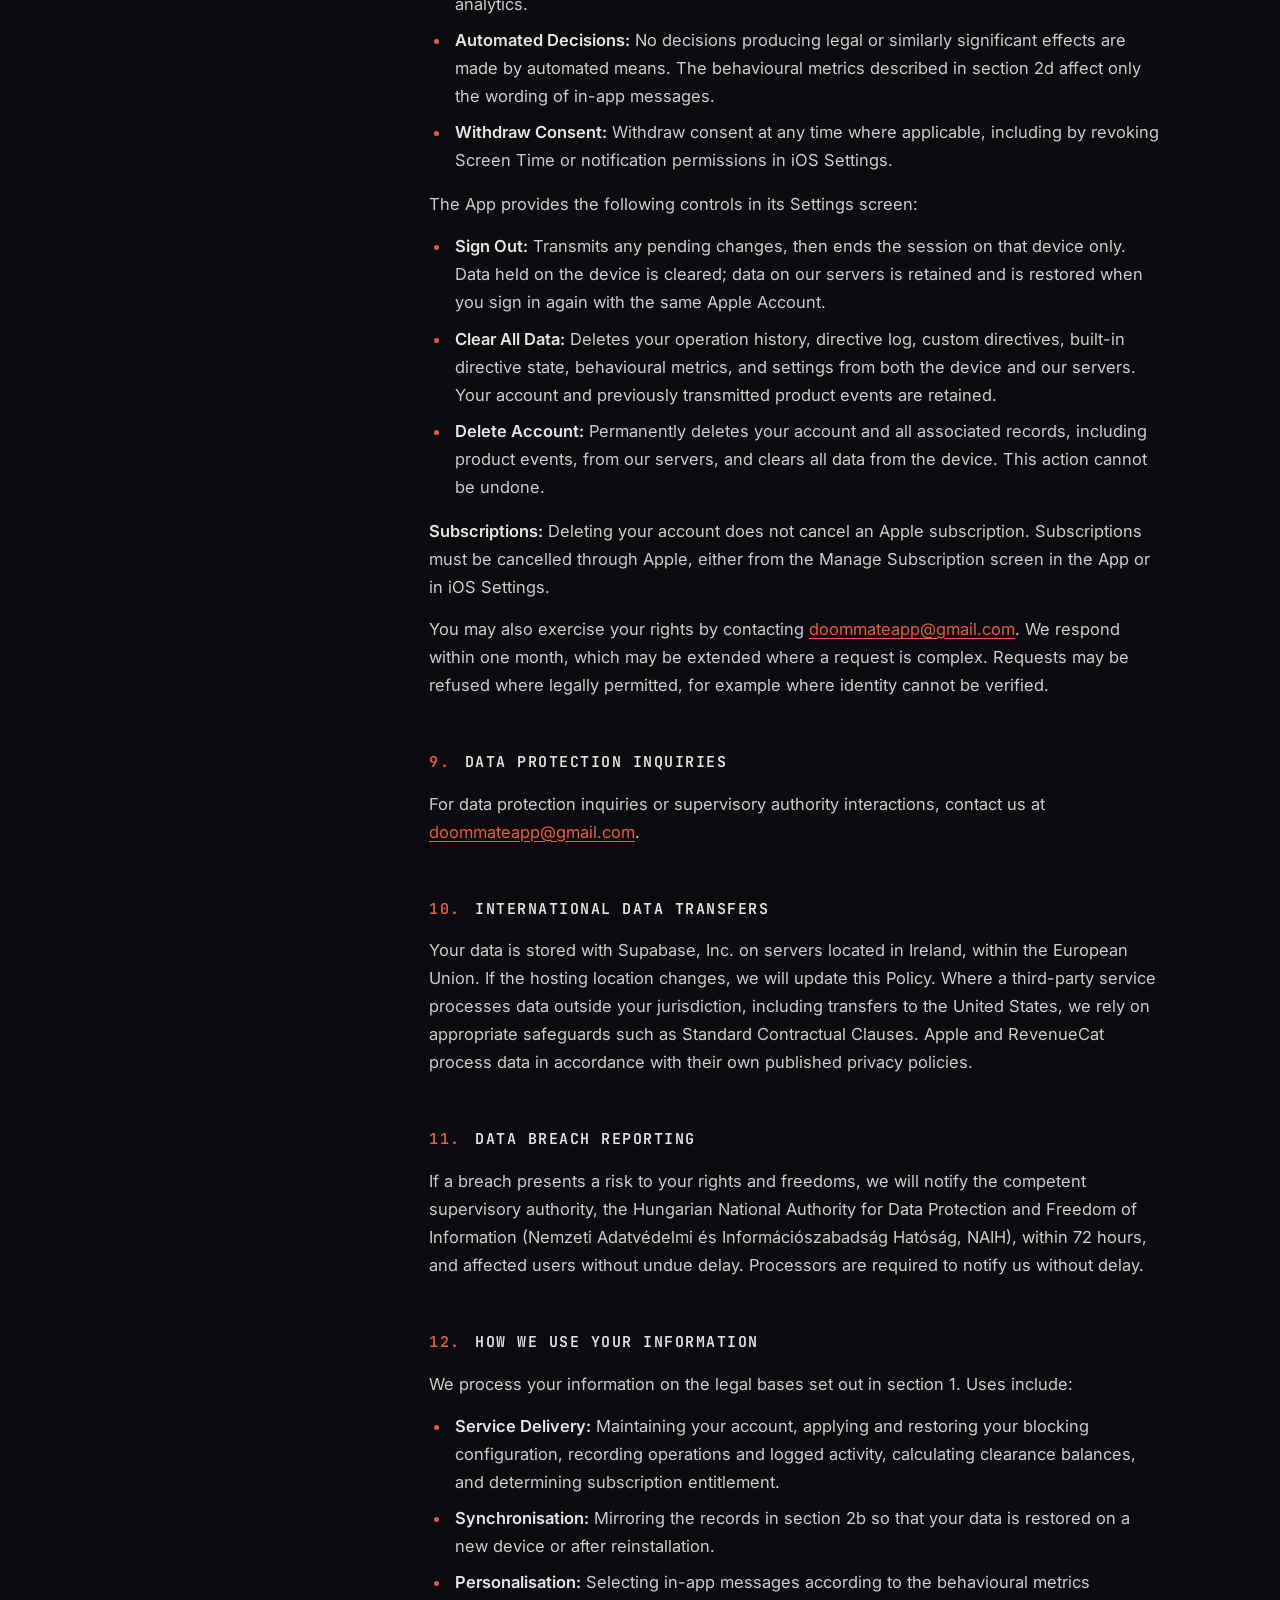
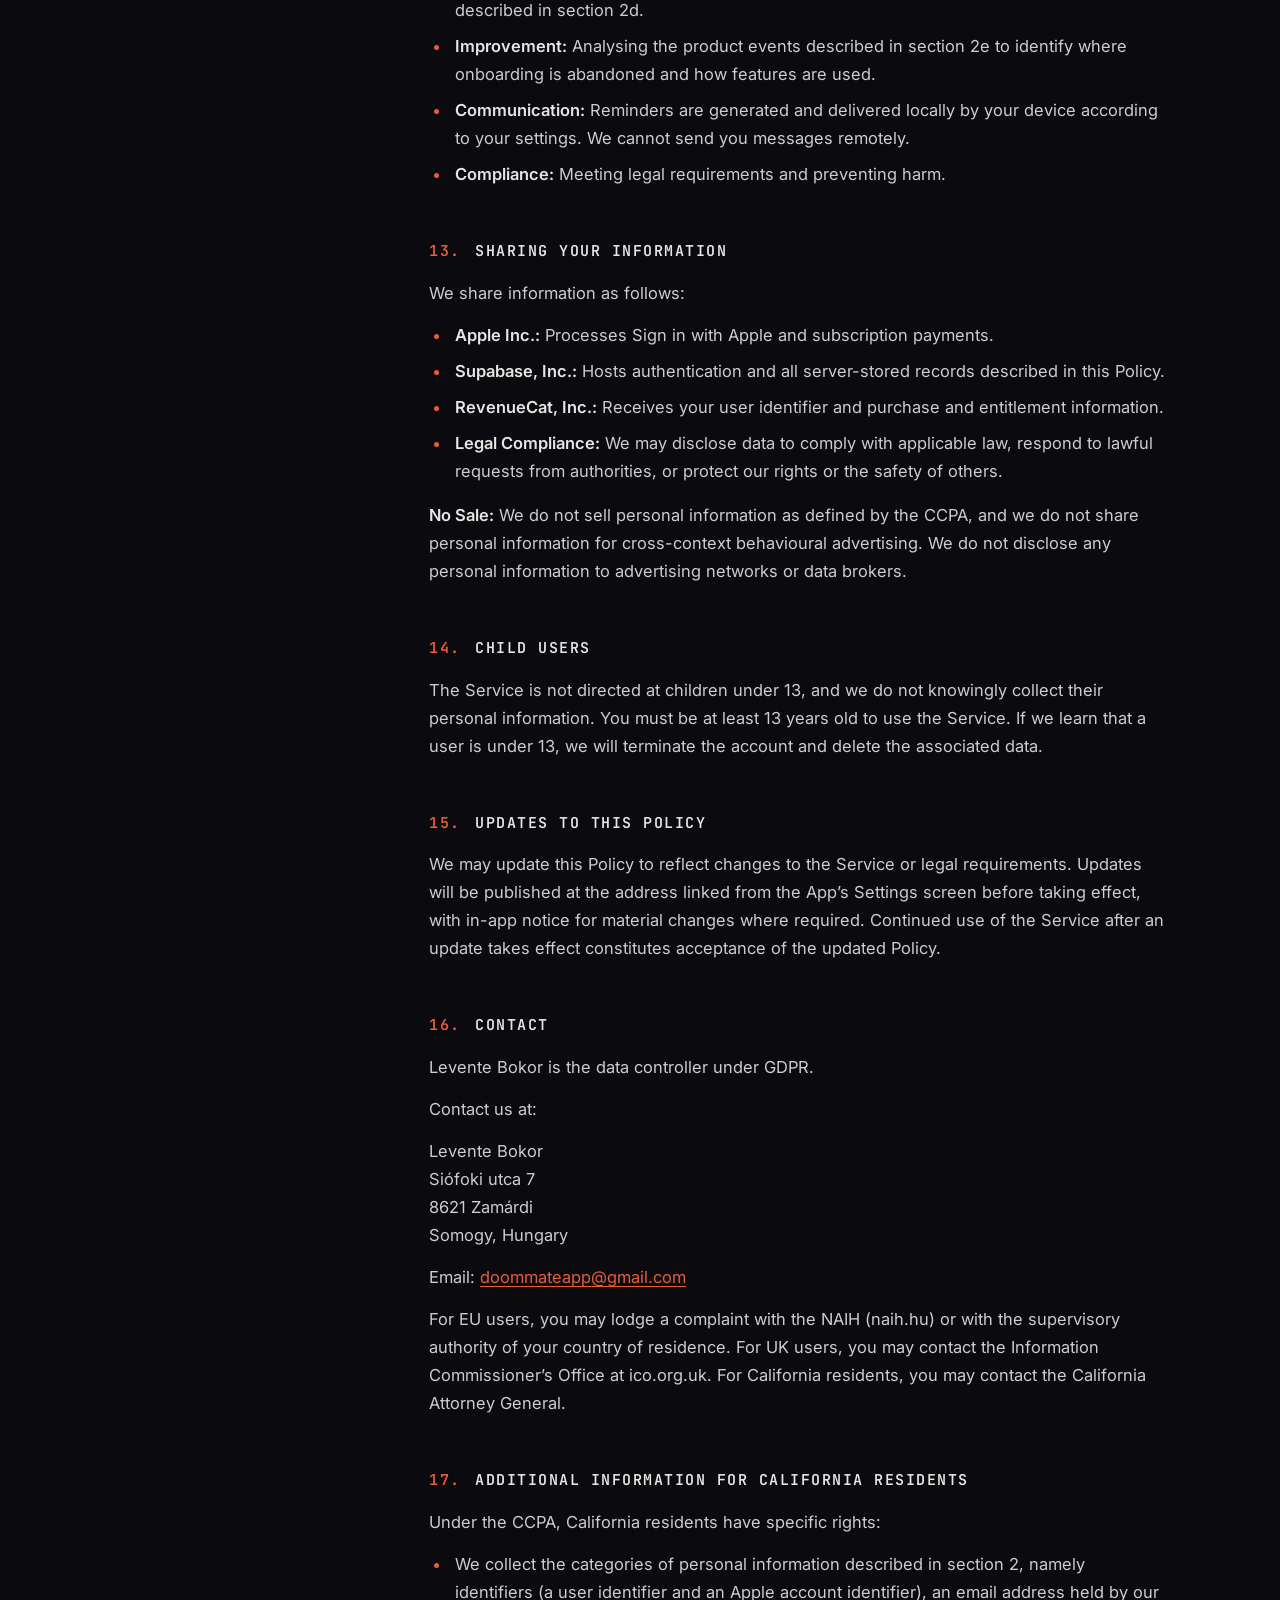
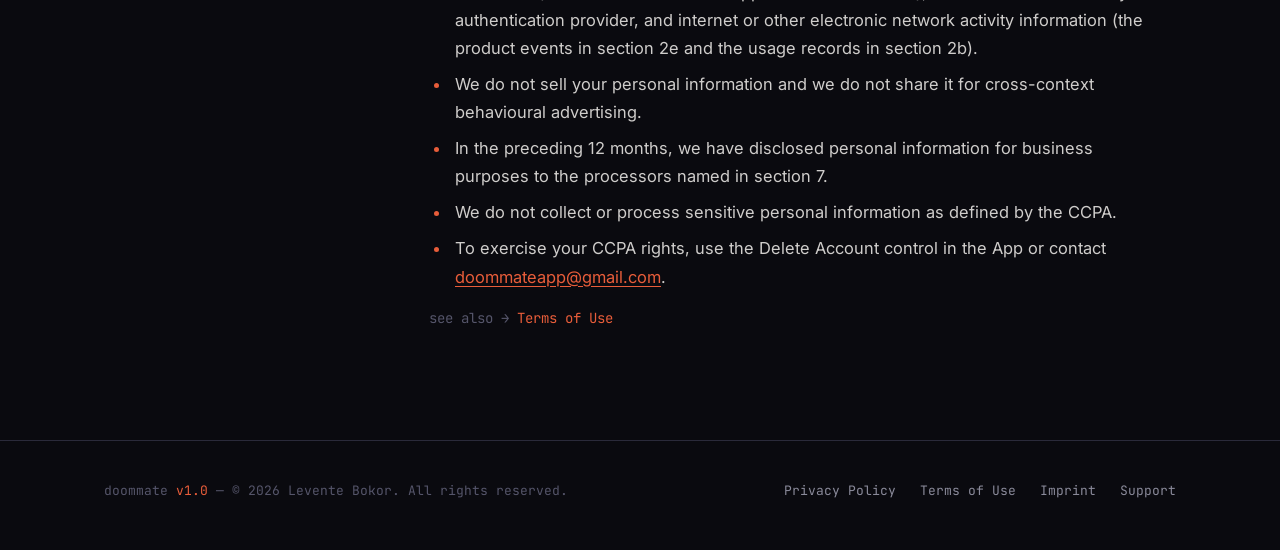
<file: privacy/index.html>
<!DOCTYPE html>
<html lang="en">
<head>
  <meta charset="UTF-8">
  <meta name="viewport" content="width=device-width, initial-scale=1.0">
  <title>Privacy Policy · Doommate</title>
  <meta name="description" content="How Doommate collects, uses, shares and protects your personal information.">
  <meta name="theme-color" content="#0a0a0f">
  <link rel="canonical" href="https://doommate.com/privacy/">
  <meta property="og:type" content="website">
  <meta property="og:site_name" content="Doommate">
  <meta property="og:title" content="Privacy Policy · Doommate">
  <meta property="og:description" content="How Doommate collects, uses, shares and protects your personal information.">
  <meta property="og:url" content="https://doommate.com/privacy/">
  <meta property="og:image" content="https://doommate.com/assets/img/og.png">
  <meta property="og:image:width" content="1200">
  <meta property="og:image:height" content="630">
  <meta name="twitter:card" content="summary_large_image">
  <link rel="icon" type="image/png" sizes="32x32" href="../assets/img/favicon-32.png">
  <link rel="icon" type="image/png" sizes="64x64" href="../assets/img/icon-64.png">
  <link rel="apple-touch-icon" href="../assets/img/apple-touch-icon.png">
  <link rel="preconnect" href="https://fonts.googleapis.com">
  <link rel="preconnect" href="https://fonts.gstatic.com" crossorigin>
  <link rel="stylesheet" href="https://fonts.googleapis.com/css2?family=Inter:wght@400;500;600;700;800&family=JetBrains+Mono:wght@400;500;600;700&display=swap">
  <link rel="stylesheet" href="../assets/css/site.css">
  <link rel="stylesheet" href="../assets/css/legal.css">
</head>
<body>
  <a class="skip-link" href="#main">Skip to content</a>

  <header class="site-header">
    <div class="wrap">
      <a class="brand" href="../" aria-label="Doommate home">
        <img src="../assets/img/icon-64.png" alt="" width="32" height="32">
        <span>Doommate</span>
      </a>
      <nav class="nav" aria-label="Primary">
        <a href="../privacy/" aria-current="page">privacy</a>
        <a href="../terms/">terms</a>
        <a href="../imprint/">imprint</a>
        <a href="../support/">support</a>
      </nav>
    </div>
  </header>

  <main id="main" class="wrap legal">
    <header class="doc-head">
      <p class="section-label">// legal</p>
      <h1>Privacy Policy</h1>
      <p class="updated">Last Updated: September 12, 2026</p>
    </header>

    <details class="toc" id="toc" open>
      <summary>Contents</summary>
      <nav aria-label="Sections">
        <ol>
          <li><a href="#section-1"><span class="n">1.</span>Lawful Basis and Transparency</a></li>
          <li><a href="#section-2"><span class="n">2.</span>Information We Collect</a></li>
          <li><a href="#section-3"><span class="n">3.</span>Purpose and Data Minimisation</a></li>
          <li><a href="#section-4"><span class="n">4.</span>Data Accuracy and Security</a></li>
          <li><a href="#section-5"><span class="n">5.</span>Storage Limitation</a></li>
          <li><a href="#section-6"><span class="n">6.</span>Privacy by Design</a></li>
          <li><a href="#section-7"><span class="n">7.</span>Controller–Processor Contracts</a></li>
          <li><a href="#section-8"><span class="n">8.</span>Data Subject Rights</a></li>
          <li><a href="#section-9"><span class="n">9.</span>Data Protection Inquiries</a></li>
          <li><a href="#section-10"><span class="n">10.</span>International Data Transfers</a></li>
          <li><a href="#section-11"><span class="n">11.</span>Data Breach Reporting</a></li>
          <li><a href="#section-12"><span class="n">12.</span>How We Use Your Information</a></li>
          <li><a href="#section-13"><span class="n">13.</span>Sharing Your Information</a></li>
          <li><a href="#section-14"><span class="n">14.</span>Child Users</a></li>
          <li><a href="#section-15"><span class="n">15.</span>Updates to This Policy</a></li>
          <li><a href="#section-16"><span class="n">16.</span>Contact</a></li>
          <li><a href="#section-17"><span class="n">17.</span>Additional Information for California Residents</a></li>
        </ol>
      </nav>
    </details>

    <article class="doc">
    <header class="preamble">

        <p>The Doommate mobile application (the “App” or the “Service”) is developed and operated by Levente Bokor, a private individual residing at Siófoki utca 7, 8621 Zamárdi, Somogy, Hungary (“we”, “us”, or “our”).</p>

        <p>This Privacy Policy explains how we collect, use, share, and protect your personal information when you use the Service. We are committed to protecting your privacy in compliance with the EU General Data Protection Regulation (GDPR), UK GDPR, the California Consumer Privacy Act (CCPA), and other applicable data protection laws.</p>

        <p>By using the Service, you consent to our data practices as described below.</p>
      </header>

      <h2 id="section-1"><span class="num">1.</span> Lawful Basis and Transparency</h2>

      <p>We process personal data based on:</p>

      <ul class="plain">
        <li><span class="field">Contract:</span> To provide the Service (account management, synchronisation of your data across devices, and subscription entitlement).</li>
        <li><span class="field">Consent:</span> For device permissions you grant separately through iOS, namely Screen Time (Family Controls) access and notification delivery.</li>
        <li><span class="field">Legitimate Interests:</span> For product analytics used to improve the Service, balanced against your rights.</li>
        <li><span class="field">Legal Obligation:</span> To comply with applicable laws.</li>
      </ul>

      <p>We inform you of data collection via this Privacy Policy, which is linked from the App’s Settings screen. Processing is fair, and is not detrimental, unexpected, or misleading.</p>

      <h2 id="section-2"><span class="num">2.</span> Information We Collect</h2>

      <p>We minimise data collection for specific purposes. We collect the following information to provide and improve the Service.</p>

      <h3>a. Account Registration</h3>
      <p><span class="field">Data:</span> Sign in with Apple is the only authentication method offered. The App requests your name and email address from Apple and transmits the resulting Apple identity token to our authentication provider. Our authentication provider stores the Apple-issued account identifier, the email address contained in that token, and a user identifier it generates for your account. If you use Apple’s “Hide My Email” feature, the address we receive is an Apple relay address and we do not receive your actual address.</p>
      <p><span class="field">Purpose:</span> Account creation, authentication, and restoring your data on a new device.</p>
      <p><span class="field">Legal Basis:</span> Contract.</p>
      <p class="note"><span class="field">Note:</span> The App does not read, display, or transmit your name or email address. It uses only the user identifier. Sign-in is not required to use the Service; if you do not complete sign-in, the App operates in offline mode and no data is transmitted to us.</p>

      <h3>b. Operation and Activity Data</h3>
      <p><span class="field">Data:</span> Where you are signed in, the following records are stored against your user identifier:</p>
      <ul>
        <li><span class="field">Onboarding status:</span> Which onboarding pages you have completed, whether onboarding is complete, and whether you have completed the first-run tutorial.</li>
        <li><span class="field">Settings:</span> Your daily summary time, and whether haptic feedback and directive reminders are enabled.</li>
        <li><span class="field">Active operation:</span> The randomly generated operation codename, the encoded Screen Time selection (see section 2c), a count summary of what is blocked, duration in days, intensity ratio and name, daily activity goal in minutes, daily free clearance allowance, start date, current clearance balances earned, spent and granted, and a per-day record of clearance earned and spent.</li>
        <li><span class="field">Completed operations:</span> Codename, outcome (completed or abandoned), grade, start and end dates, duration, days completed, days on which the goal was met, minutes of logged activity, clearance earned and spent, intensity ratio and name, a count summary of what was blocked, and a per-day record of goal attainment.</li>
        <li><span class="field">Directive log:</span> For each activity logged during the current operation, its name, icon identifier, duration in minutes, clearance earned, whether it was an instant directive, and the time it was logged.</li>
        <li><span class="field">Custom directives:</span> Activities you create, comprising the name you enter, the icon you select, the directive type, any bonus and cooldown values, the number of times logged, and the cooldown expiry. The name is free text supplied by you.</li>
        <li><span class="field">Built-in directive state:</span> For built-in activities you have used, an identifier for the activity, the number of times logged, and the cooldown expiry.</li>
      </ul>
      <p><span class="field">Purpose:</span> To deliver the Service and to restore your data when you install the App on a new device or reinstall it.</p>
      <p><span class="field">Legal Basis:</span> Contract.</p>

      <h3>c. Screen Time Selections</h3>
      <p><span class="field">Data:</span> When you select applications or categories to block, iOS presents its own system picker and returns opaque tokens. These tokens are references issued by iOS; they do not contain application names, bundle identifiers, or icons, and cannot be resolved to them by us. The encoded selection is stored on our servers so that your configuration is restored on a new device.</p>
      <p><span class="field">Purpose:</span> To apply and restore the blocking configuration you chose.</p>
      <p><span class="field">Legal Basis:</span> Contract.</p>
      <p class="note"><span class="field">Note:</span> Because application names are not available to the App, the record of a blocked selection is stored as a count, for example <code>4 apps</code> and <code>2 categories</code>, and not as a list of applications. The App does not request or receive Screen Time usage reports, and therefore does not collect any measurement of how long you spend in any application. Where iOS supplies the identity of an application to the App’s shield extension in order to display a block screen, that information is compared against the App itself and is otherwise discarded; it is not stored or transmitted.</p>

      <h3>d. Behavioural Metrics</h3>
      <p><span class="field">Data:</span> Ten measures derived from the records in section 2b: completion rate, intensity preference, daily consistency, effort profile, grade trajectory, routine stability, abandon pattern, directive diversity, return velocity, and clearance spending. Each is stored only as a value from 1 to 4, together with its previous value and a pending transition indicator.</p>
      <p><span class="field">Purpose:</span> To adapt the App’s in-app messaging to your usage.</p>
      <p><span class="field">Legal Basis:</span> Contract.</p>
      <p class="note"><span class="field">Note:</span> Each metric has a minimum-data threshold below which no value is produced or stored.</p>

      <h3>e. Analytics Data</h3>
      <p><span class="field">Data:</span> A fixed set of product events, each recorded with your user identifier and the time it occurred on your device:</p>
      <div class="table-scroll">
        <table>
          <thead>
            <tr><th>Event</th><th>Accompanying data</th></tr>
          </thead>
          <tbody>
            <tr><td>onboarding_page_view</td><td>The onboarding page reached.</td></tr>
            <tr><td>onboarding_page_complete</td><td>The onboarding page completed.</td></tr>
            <tr><td>reauth_completed</td><td>None.</td></tr>
            <tr><td>activation_shown</td><td>Operation duration in days; number of targets selected.</td></tr>
            <tr><td>activation_cta_tapped</td><td>None.</td></tr>
            <tr><td>directive_logged</td><td>Directive name; whether instant; duration in minutes.</td></tr>
            <tr><td>op_started</td><td>Intensity name and ratio; duration in days; daily goal; daily free clearance.</td></tr>
            <tr><td>op_ended</td><td>Outcome; grade; days completed.</td></tr>
            <tr><td>metric_bucket_changed</td><td>Metric identifier; previous and new value; direction of change.</td></tr>
          </tbody>
        </table>
      </div>
      <p><span class="field">Purpose:</span> To analyse onboarding completion and Service performance, and to improve the App.</p>
      <p><span class="field">Legal Basis:</span> Legitimate interests.</p>
      <p class="note"><span class="field">Note:</span> These events are stored in our own database. No third-party analytics software development kit is integrated into the App. Events are queued on your device, up to a maximum of 300, and transmitted when a connection and a signed-in session are available. Events generated during onboarding, before sign-in is complete, are transmitted under your user identifier once the account is created; if you do not sign in, they are never transmitted. Where a custom directive is logged, the <code>directive_logged</code> event includes the name you supplied for it.</p>

      <h3>f. Subscription Data</h3>
      <p><span class="field">Data:</span> Paid access is sold as an Apple in-app subscription. Payment is processed by Apple. Subscription state is managed by RevenueCat, to which the App transmits your user identifier so that entitlements follow your account rather than a single device. RevenueCat receives purchase and entitlement information from Apple.</p>
      <p><span class="field">Purpose:</span> To determine and restore your access to paid features.</p>
      <p><span class="field">Legal Basis:</span> Contract.</p>
      <p class="note"><span class="field">Note:</span> We do not receive or store your payment card details, billing address, or Apple Account credentials. The App does not transmit your name, email address, or any record described in section 2b to RevenueCat, and does not enable RevenueCat’s device-identifier or advertising-attribution collection features.</p>

      <h3>g. Data Stored Only on Your Device</h3>
      <p>The following is retained locally by the App and is not transmitted to us:</p>
      <ul>
        <li>The name you enter during onboarding, used to address you within the App.</li>
        <li>The average daily screen time range you select during onboarding. This figure is self-reported by you and is used solely to calculate the projections shown on the diagnostics and activation screens. Only the fact that you completed the page is transmitted.</li>
        <li>A record of which in-app dialogue lines have been shown to you.</li>
        <li>A rolling 14-day record of directive names and times, used to calculate one behavioural metric.</li>
        <li>The blocking configuration and scheduled block expiry times, shared with the App’s extensions so that blocking continues when the App is not running.</li>
        <li>Reminder times and the notification preference switches not listed in section 2b.</li>
        <li>Your authentication session, held in the device keychain, and the queue of changes awaiting transmission.</li>
      </ul>

      <h3>h. Information We Do Not Collect</h3>
      <ul>
        <li>We do not track you across apps and websites owned by other companies. The App does not request App Tracking Transparency permission, does not access your device’s advertising identifier (IDFA), and contains no advertising, attribution, or measurement software development kit.</li>
        <li>We do not use your data to target or measure advertising, and we do not share it with advertising networks. Should we introduce advertising measurement in the future, we will update this Policy before doing so.</li>
        <li>We do not collect Screen Time usage statistics, application usage duration, or the identity of applications you block or attempt to open.</li>
        <li>We do not collect location data, contacts, calendar data, health data, photographs, camera or microphone input, or motion data.</li>
        <li>We do not collect device identifiers, device model information, or IP-based location.</li>
        <li>We do not use cookies or any similar tracking technology.</li>
        <li>We do not operate push notifications. The App does not register for remote notifications and we hold no push token, so we cannot send messages to your device.</li>
      </ul>

      <h2 id="section-3"><span class="num">3.</span> Purpose and Data Minimisation</h2>

      <p>We collect only data necessary for the declared purposes. Records that can be derived on your device are not stored on our servers. Screen Time selections are stored in the encoded form issued by iOS and are not resolved into application names. Behavioural metrics are stored only as bucketed values and not as the underlying calculations. We do not process data beyond the purposes stated in this Policy, and we do not process any of it for advertising.</p>

      <h2 id="section-4"><span class="num">4.</span> Data Accuracy and Security</h2>

      <p><span class="field">Accuracy:</span> Your data is generated by your own use of the App and can be corrected or removed through the controls described in section 8. Contact <a href="mailto:doommateapp@gmail.com">doommateapp@gmail.com</a> to correct inaccuracies.</p>

      <p><span class="field">Security:</span> We implement technical and organisational measures to protect your data, including:</p>
      <ul>
        <li>Encryption of all traffic between the App and our servers in transit.</li>
        <li>Row-level security on every database table, so that a request authenticated as you can read and modify only records belonging to your user identifier. No unauthenticated access to any record is permitted.</li>
        <li>Server-side verification of your session before an account deletion request is executed.</li>
        <li>Storage of authentication tokens in the device keychain rather than in general application storage.</li>
      </ul>
      <p>No system is fully secure, and we cannot guarantee absolute security.</p>

      <h2 id="section-5"><span class="num">5.</span> Storage Limitation</h2>

      <p>We retain personal information as follows:</p>
      <ul>
        <li><span class="field">Directive log entries</span> are deleted from our servers whenever an operation is started or ended. Only the summary record of the completed operation is retained.</li>
        <li><span class="field">The active operation record</span> is deleted when the operation ends and is replaced by that summary record.</li>
        <li><span class="field">Completed operations, custom directives, built-in directive state, behavioural metrics, settings, and onboarding status</span> are retained until your account is deleted.</li>
        <li><span class="field">Product events</span> are retained until your account is deleted.</li>
        <li><span class="field">Account records</span> are retained until your account is deleted, unless longer retention is required for legal compliance or dispute resolution.</li>
      </ul>
      <p>Data held only on your device, as described in section 2g, is removed when you delete the App.</p>

      <h2 id="section-6"><span class="num">6.</span> Privacy by Design</h2>

      <p>We embed privacy by design through:</p>
      <ul>
        <li>Authentication limited to Sign in with Apple, with support for Apple’s email relay.</li>
        <li>A local-first architecture in which the Service is fully functional without an account and without a network connection.</li>
        <li>Storage of Screen Time selections in an opaque form that cannot be resolved to application identities by us.</li>
        <li>No collection of Screen Time usage measurement.</li>
        <li>Analytics limited to a fixed and enumerated set of events, recorded in our own database.</li>
        <li>Deletion controls available within the App that require no contact with us.</li>
      </ul>

      <h2 id="section-7"><span class="num">7.</span> Controller–Processor Contracts</h2>

      <p>We maintain contracts with the following processors:</p>
      <ul>
        <li><span class="field">Apple Inc.:</span> Handles Sign in with Apple and processes subscription payments. Screen Time functionality is provided by the operating system under Apple’s control (see apple.com/legal/privacy).</li>
        <li><span class="field">Supabase, Inc.:</span> Provides authentication, database hosting, and the server-side function that performs account deletion. All records described in sections 2a, 2b, 2d and 2e are stored with this processor (see supabase.com/privacy).</li>
        <li><span class="field">RevenueCat, Inc.:</span> Processes subscription and entitlement state, receiving your user identifier and purchase information (see revenuecat.com/privacy).</li>
      </ul>
      <p>Contracts stipulate processor responsibilities, security measures, and the return or deletion of data upon termination.</p>

      <h2 id="section-8"><span class="num">8.</span> Data Subject Rights</h2>

      <p>You have the following rights:</p>
      <ul>
        <li><span class="field">Informed:</span> This Policy details our data practices.</li>
        <li><span class="field">Access:</span> Request a copy of your data.</li>
        <li><span class="field">Rectification:</span> Correct inaccurate data.</li>
        <li><span class="field">Erasure:</span> Delete your data.</li>
        <li><span class="field">Restriction:</span> Limit processing.</li>
        <li><span class="field">Portability:</span> Export data in a machine-readable format.</li>
        <li><span class="field">Object:</span> Oppose processing carried out on the basis of legitimate interests, including analytics.</li>
        <li><span class="field">Automated Decisions:</span> No decisions producing legal or similarly significant effects are made by automated means. The behavioural metrics described in section 2d affect only the wording of in-app messages.</li>
        <li><span class="field">Withdraw Consent:</span> Withdraw consent at any time where applicable, including by revoking Screen Time or notification permissions in iOS Settings.</li>
      </ul>

      <p>The App provides the following controls in its Settings screen:</p>
      <ul>
        <li><span class="field">Sign Out:</span> Transmits any pending changes, then ends the session on that device only. Data held on the device is cleared; data on our servers is retained and is restored when you sign in again with the same Apple Account.</li>
        <li><span class="field">Clear All Data:</span> Deletes your operation history, directive log, custom directives, built-in directive state, behavioural metrics, and settings from both the device and our servers. Your account and previously transmitted product events are retained.</li>
        <li><span class="field">Delete Account:</span> Permanently deletes your account and all associated records, including product events, from our servers, and clears all data from the device. This action cannot be undone.</li>
      </ul>

      <p><span class="field">Subscriptions:</span> Deleting your account does not cancel an Apple subscription. Subscriptions must be cancelled through Apple, either from the Manage Subscription screen in the App or in iOS Settings.</p>

      <p>You may also exercise your rights by contacting <a href="mailto:doommateapp@gmail.com">doommateapp@gmail.com</a>. We respond within one month, which may be extended where a request is complex. Requests may be refused where legally permitted, for example where identity cannot be verified.</p>

      <h2 id="section-9"><span class="num">9.</span> Data Protection Inquiries</h2>

      <p>For data protection inquiries or supervisory authority interactions, contact us at <a href="mailto:doommateapp@gmail.com">doommateapp@gmail.com</a>.</p>

      <h2 id="section-10"><span class="num">10.</span> International Data Transfers</h2>

      <p>Your data is stored with Supabase, Inc. on servers located in Ireland, within the European Union. If the hosting location changes, we will update this Policy. Where a third-party service processes data outside your jurisdiction, including transfers to the United States, we rely on appropriate safeguards such as Standard Contractual Clauses. Apple and RevenueCat process data in accordance with their own published privacy policies.</p>

      <h2 id="section-11"><span class="num">11.</span> Data Breach Reporting</h2>

      <p>If a breach presents a risk to your rights and freedoms, we will notify the competent supervisory authority, the Hungarian National Authority for Data Protection and Freedom of Information (Nemzeti Adatvédelmi és Információszabadság Hatóság, NAIH), within 72 hours, and affected users without undue delay. Processors are required to notify us without delay.</p>

      <h2 id="section-12"><span class="num">12.</span> How We Use Your Information</h2>

      <p>We process your information on the legal bases set out in section 1. Uses include:</p>
      <ul>
        <li><span class="field">Service Delivery:</span> Maintaining your account, applying and restoring your blocking configuration, recording operations and logged activity, calculating clearance balances, and determining subscription entitlement.</li>
        <li><span class="field">Synchronisation:</span> Mirroring the records in section 2b so that your data is restored on a new device or after reinstallation.</li>
        <li><span class="field">Personalisation:</span> Selecting in-app messages according to the behavioural metrics described in section 2d.</li>
        <li><span class="field">Improvement:</span> Analysing the product events described in section 2e to identify where onboarding is abandoned and how features are used.</li>
        <li><span class="field">Communication:</span> Reminders are generated and delivered locally by your device according to your settings. We cannot send you messages remotely.</li>
        <li><span class="field">Compliance:</span> Meeting legal requirements and preventing harm.</li>
      </ul>

      <h2 id="section-13"><span class="num">13.</span> Sharing Your Information</h2>

      <p>We share information as follows:</p>
      <ul>
        <li><span class="field">Apple Inc.:</span> Processes Sign in with Apple and subscription payments.</li>
        <li><span class="field">Supabase, Inc.:</span> Hosts authentication and all server-stored records described in this Policy.</li>
        <li><span class="field">RevenueCat, Inc.:</span> Receives your user identifier and purchase and entitlement information.</li>
        <li><span class="field">Legal Compliance:</span> We may disclose data to comply with applicable law, respond to lawful requests from authorities, or protect our rights or the safety of others.</li>
      </ul>
      <p><span class="field">No Sale:</span> We do not sell personal information as defined by the CCPA, and we do not share personal information for cross-context behavioural advertising. We do not disclose any personal information to advertising networks or data brokers.</p>

      <h2 id="section-14"><span class="num">14.</span> Child Users</h2>

      <p>The Service is not directed at children under 13, and we do not knowingly collect their personal information. You must be at least 13 years old to use the Service. If we learn that a user is under 13, we will terminate the account and delete the associated data.</p>

      <h2 id="section-15"><span class="num">15.</span> Updates to This Policy</h2>

      <p>We may update this Policy to reflect changes to the Service or legal requirements. Updates will be published at the address linked from the App’s Settings screen before taking effect, with in-app notice for material changes where required. Continued use of the Service after an update takes effect constitutes acceptance of the updated Policy.</p>

      <h2 id="section-16"><span class="num">16.</span> Contact</h2>

      <p>Levente Bokor is the data controller under GDPR.</p>

      <p>Contact us at:</p>

      <p>
        Levente Bokor<br>
        Siófoki utca 7<br>
        8621 Zamárdi<br>
        Somogy, Hungary
      </p>

      <p>Email: <a href="mailto:doommateapp@gmail.com">doommateapp@gmail.com</a></p>

      <p>For EU users, you may lodge a complaint with the NAIH (naih.hu) or with the supervisory authority of your country of residence. For UK users, you may contact the Information Commissioner’s Office at ico.org.uk. For California residents, you may contact the California Attorney General.</p>

      <h2 id="section-17"><span class="num">17.</span> Additional Information for California Residents</h2>

      <p>Under the CCPA, California residents have specific rights:</p>
      <ul>
        <li>We collect the categories of personal information described in section 2, namely identifiers (a user identifier and an Apple account identifier), an email address held by our authentication provider, and internet or other electronic network activity information (the product events in section 2e and the usage records in section 2b).</li>
        <li>We do not sell your personal information and we do not share it for cross-context behavioural advertising.</li>
        <li>In the preceding 12 months, we have disclosed personal information for business purposes to the processors named in section 7.</li>
        <li>We do not collect or process sensitive personal information as defined by the CCPA.</li>
        <li>To exercise your CCPA rights, use the Delete Account control in the App or contact <a href="mailto:doommateapp@gmail.com">doommateapp@gmail.com</a>.</li>
      </ul>
      <p class="doc-sibling">see also → <a href="../terms/">Terms of Use</a></p>
    </article>
  </main>

  <footer class="site-footer">
    <div class="wrap">
      <p class="sig">doommate <span class="ver">v1.0</span> — © 2026 Levente Bokor. All rights reserved.</p>
      <nav aria-label="Footer">
        <a href="../privacy/">Privacy Policy</a>
        <a href="../terms/">Terms of Use</a>
        <a href="../imprint/">Imprint</a>
        <a href="../support/">Support</a>
      </nav>
    </div>
  </footer>

  <script>
    // Contents start expanded everywhere except phones (portrait, or landscape with a short
    // touch screen), where the full list would push the document a screen down.
    (function () {
      var toc = document.getElementById('toc');
      var phone = window.matchMedia('(max-width: 767px), (pointer: coarse) and (max-height: 500px)');
      toc.open = !phone.matches;
      phone.addEventListener('change', function (e) { toc.open = !e.matches; });
    })();
  </script>
</body>
</html>
</file>
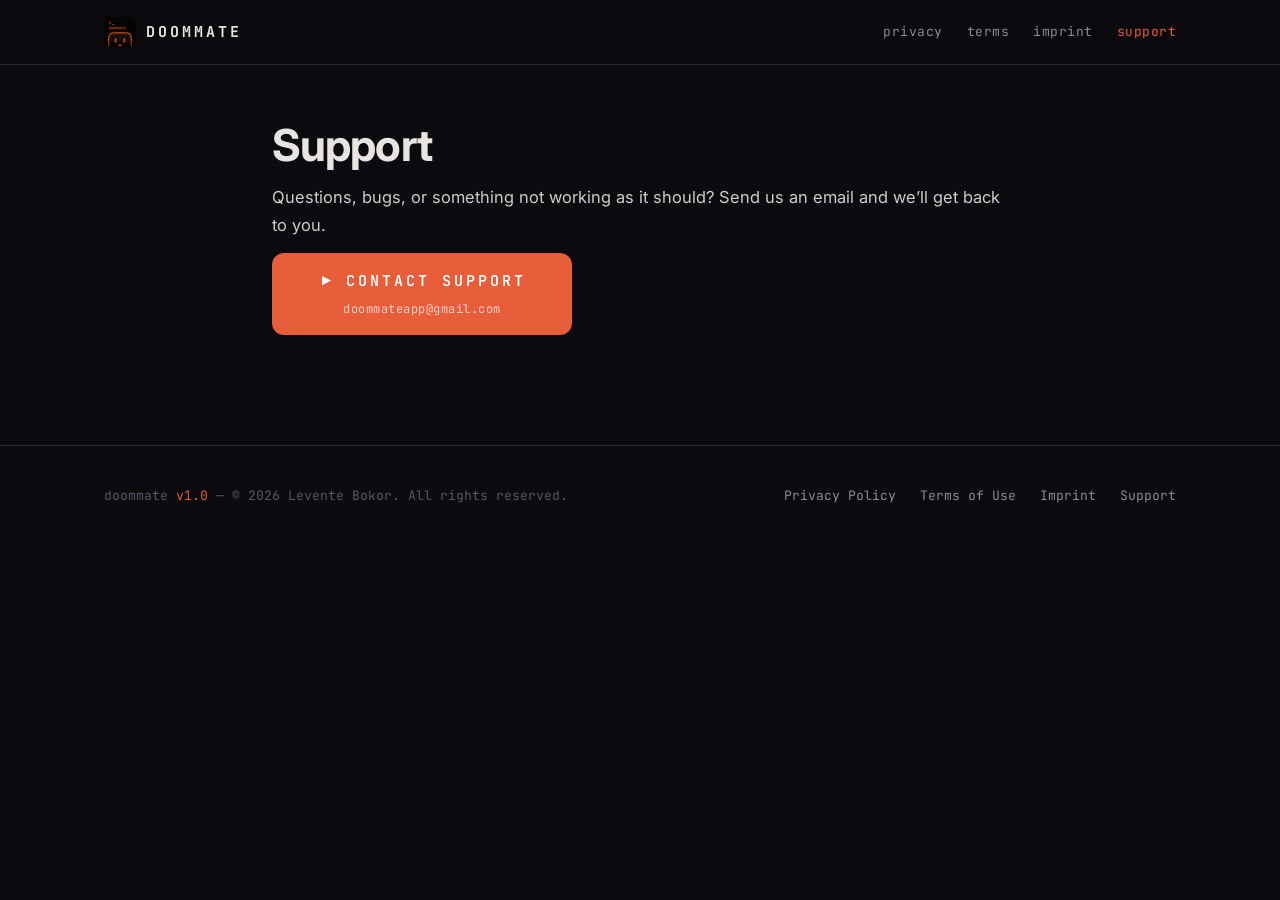
<file: support/index.html>
<!DOCTYPE html>
<html lang="en">
<head>
  <meta charset="UTF-8">
  <meta name="viewport" content="width=device-width, initial-scale=1.0">
  <title>Support · Doommate</title>
  <meta name="description" content="Get help with Doommate.">
  <meta name="theme-color" content="#0a0a0f">
  <link rel="canonical" href="https://doommate.com/support/">
  <meta property="og:type" content="website">
  <meta property="og:site_name" content="Doommate">
  <meta property="og:title" content="Support · Doommate">
  <meta property="og:description" content="Get help with Doommate.">
  <meta property="og:url" content="https://doommate.com/support/">
  <meta property="og:image" content="https://doommate.com/assets/img/og.png">
  <meta property="og:image:width" content="1200">
  <meta property="og:image:height" content="630">
  <meta name="twitter:card" content="summary_large_image">
  <link rel="icon" type="image/png" sizes="32x32" href="../assets/img/favicon-32.png">
  <link rel="icon" type="image/png" sizes="64x64" href="../assets/img/icon-64.png">
  <link rel="apple-touch-icon" href="../assets/img/apple-touch-icon.png">
  <link rel="preconnect" href="https://fonts.googleapis.com">
  <link rel="preconnect" href="https://fonts.gstatic.com" crossorigin>
  <link rel="stylesheet" href="https://fonts.googleapis.com/css2?family=Inter:wght@400;500;600;700;800&family=JetBrains+Mono:wght@400;500;600;700&display=swap">
  <link rel="stylesheet" href="../assets/css/site.css">
  <link rel="stylesheet" href="../assets/css/legal.css">
</head>
<body>
  <a class="skip-link" href="#main">Skip to content</a>

  <header class="site-header">
    <div class="wrap">
      <a class="brand" href="../" aria-label="Doommate home">
        <img src="../assets/img/icon-64.png" alt="" width="32" height="32">
        <span>Doommate</span>
      </a>
      <nav class="nav" aria-label="Primary">
        <a href="../privacy/">privacy</a>
        <a href="../terms/">terms</a>
        <a href="../imprint/">imprint</a>
        <a href="../support/" aria-current="page">support</a>
      </nav>
    </div>
  </header>

  <main id="main" class="wrap legal legal--single">
    <header class="doc-head">
      <h1>Support</h1>
    </header>

    <article class="doc">
      <p>Questions, bugs, or something not working as it should? Send us an email and we’ll get back to you.</p>
      <p class="support-cta">
        <a class="btn btn-primary" href="mailto:doommateapp@gmail.com?subject=Doommate%20support">
          <span class="btn-text">▶ Contact support</span>
          <span class="btn-sub">doommateapp@gmail.com</span>
        </a>
      </p>
    </article>
  </main>

  <footer class="site-footer">
    <div class="wrap">
      <p class="sig">doommate <span class="ver">v1.0</span> — © 2026 Levente Bokor. All rights reserved.</p>
      <nav aria-label="Footer">
        <a href="../privacy/">Privacy Policy</a>
        <a href="../terms/">Terms of Use</a>
        <a href="../imprint/">Imprint</a>
        <a href="../support/">Support</a>
      </nav>
    </div>
  </footer>
</body>
</html>
</file>
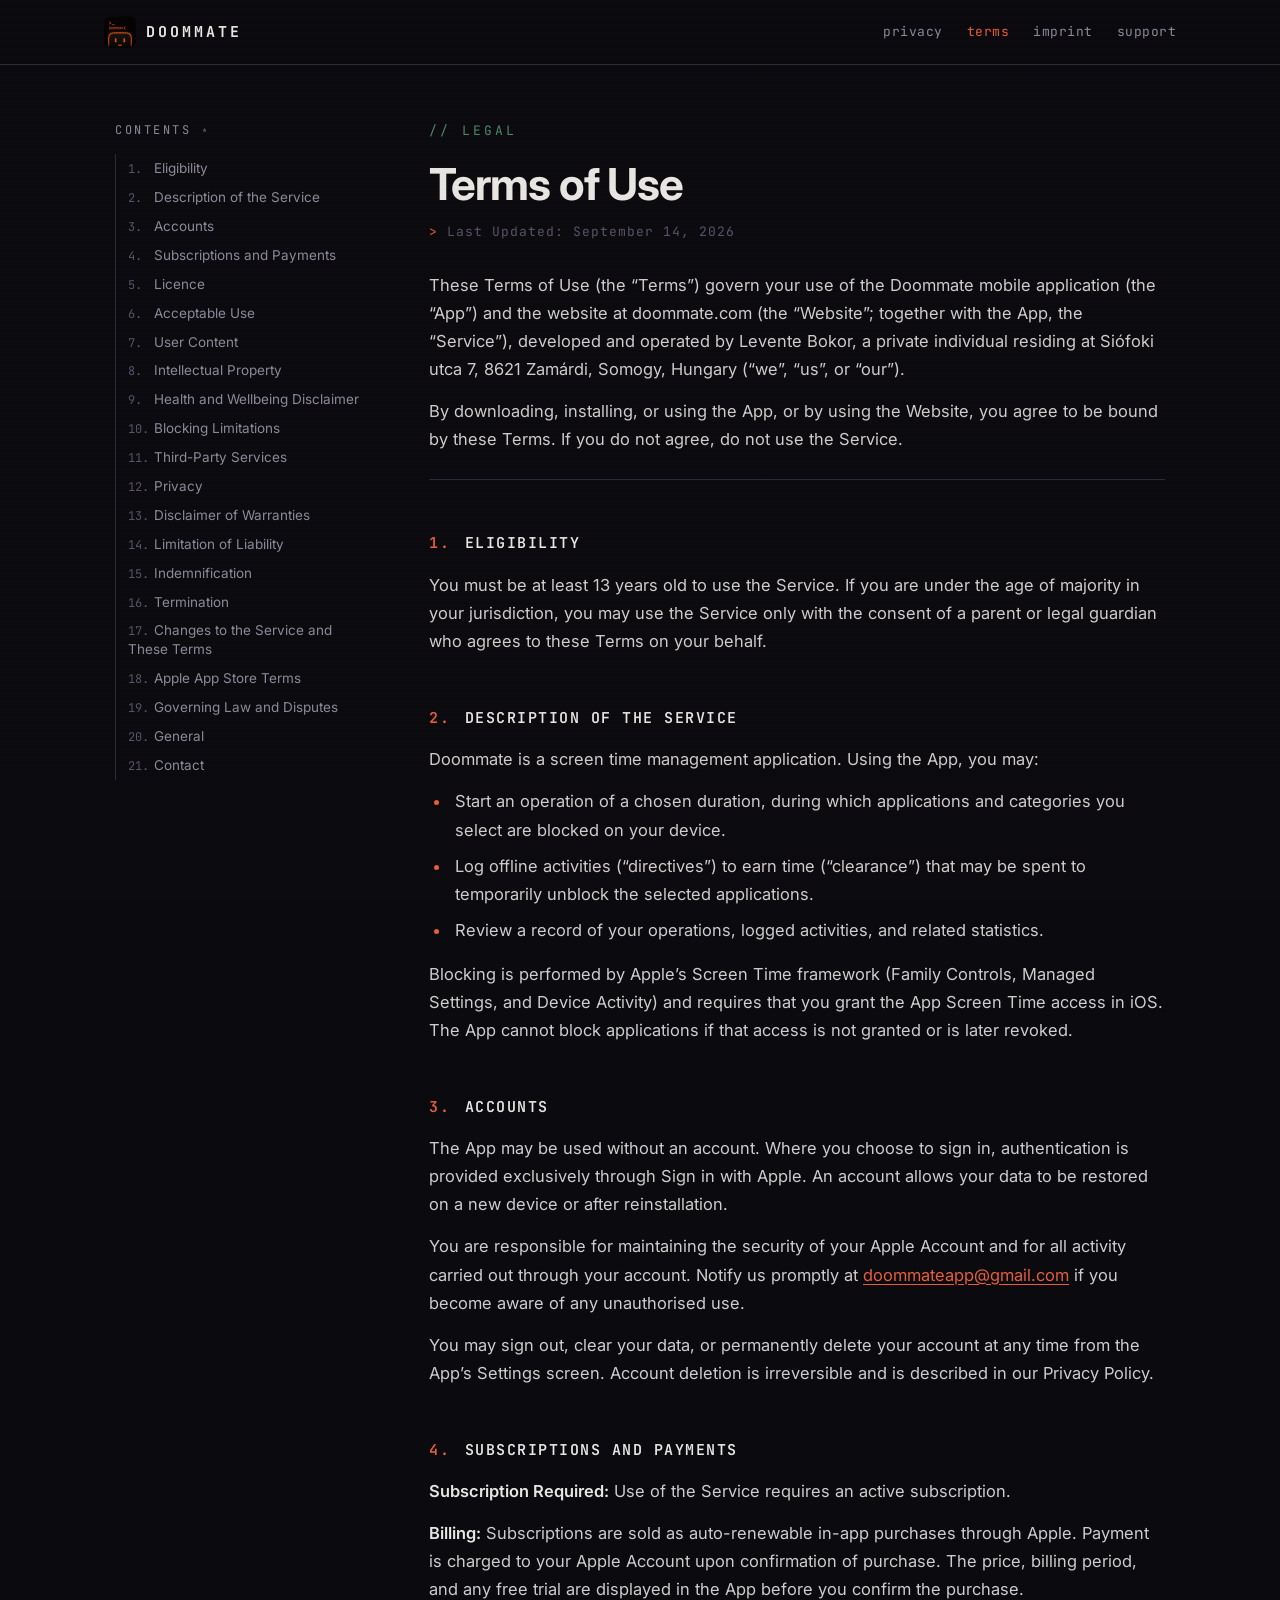
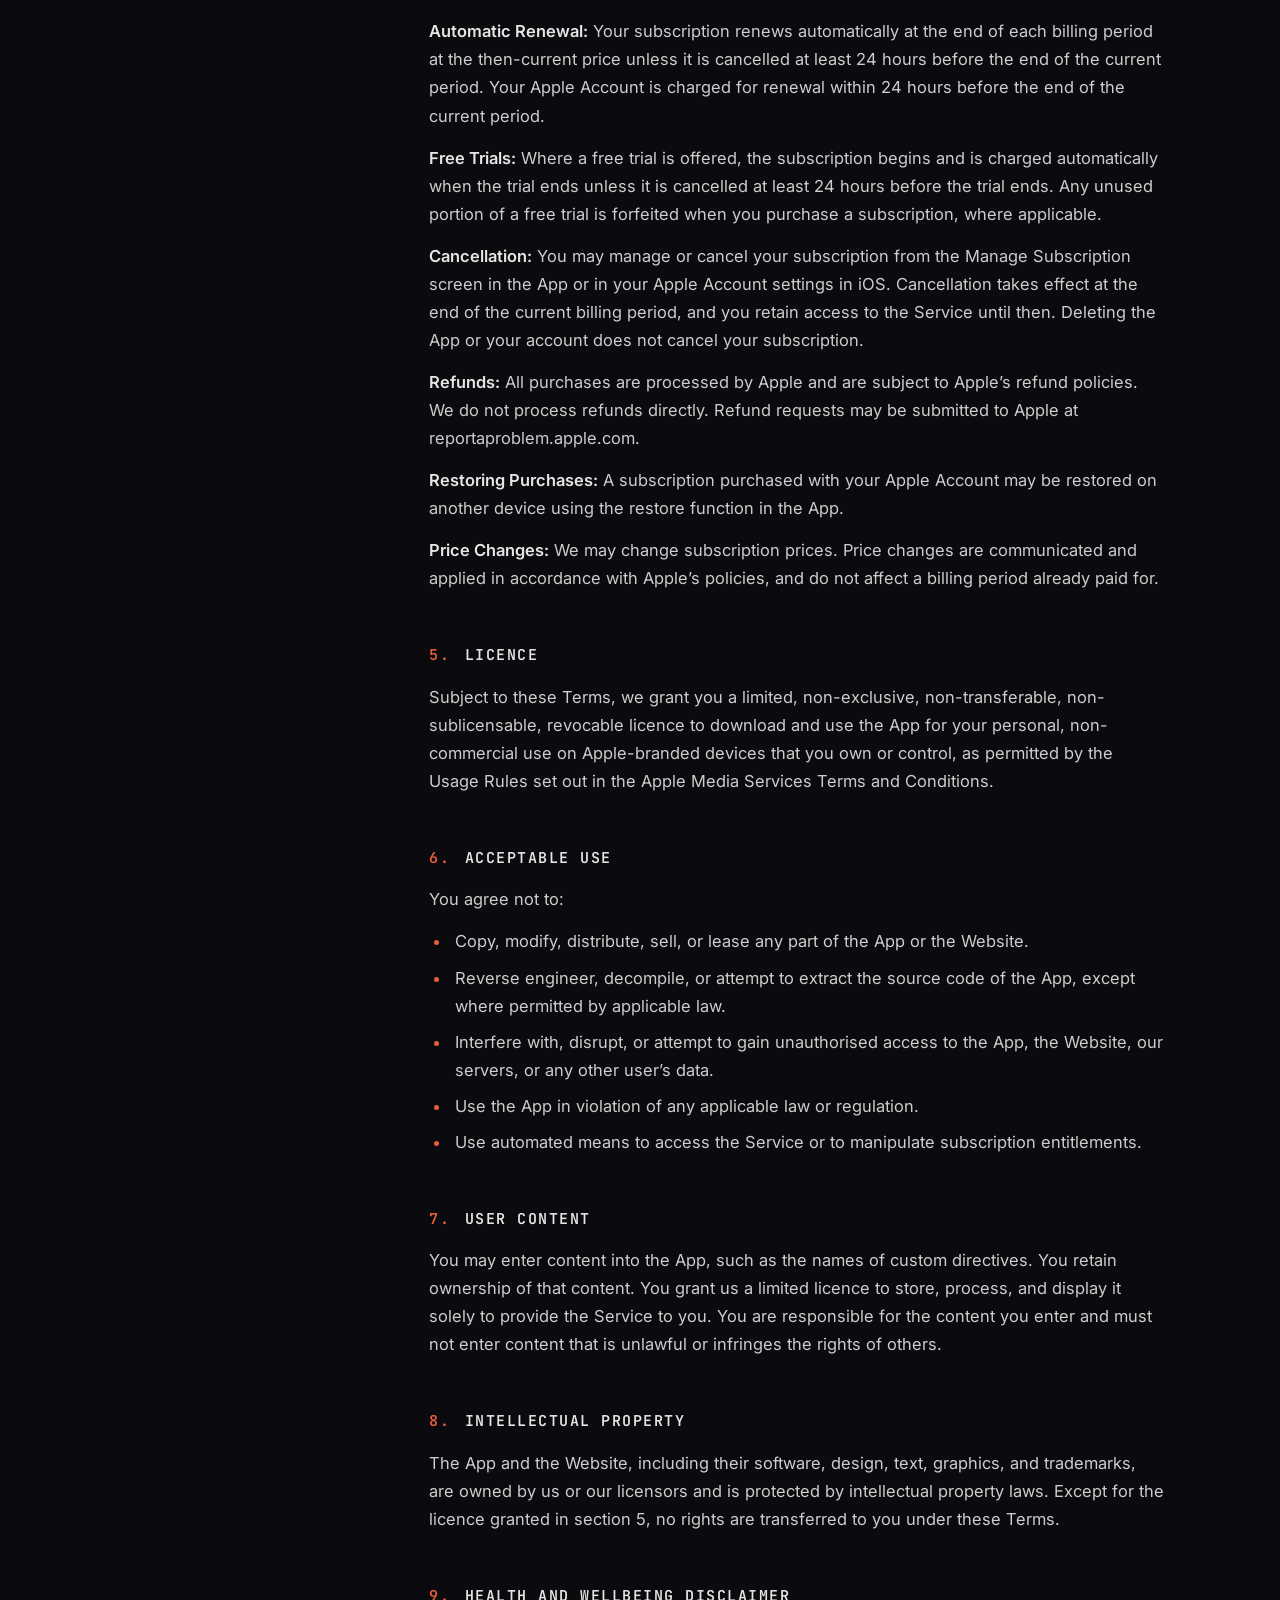
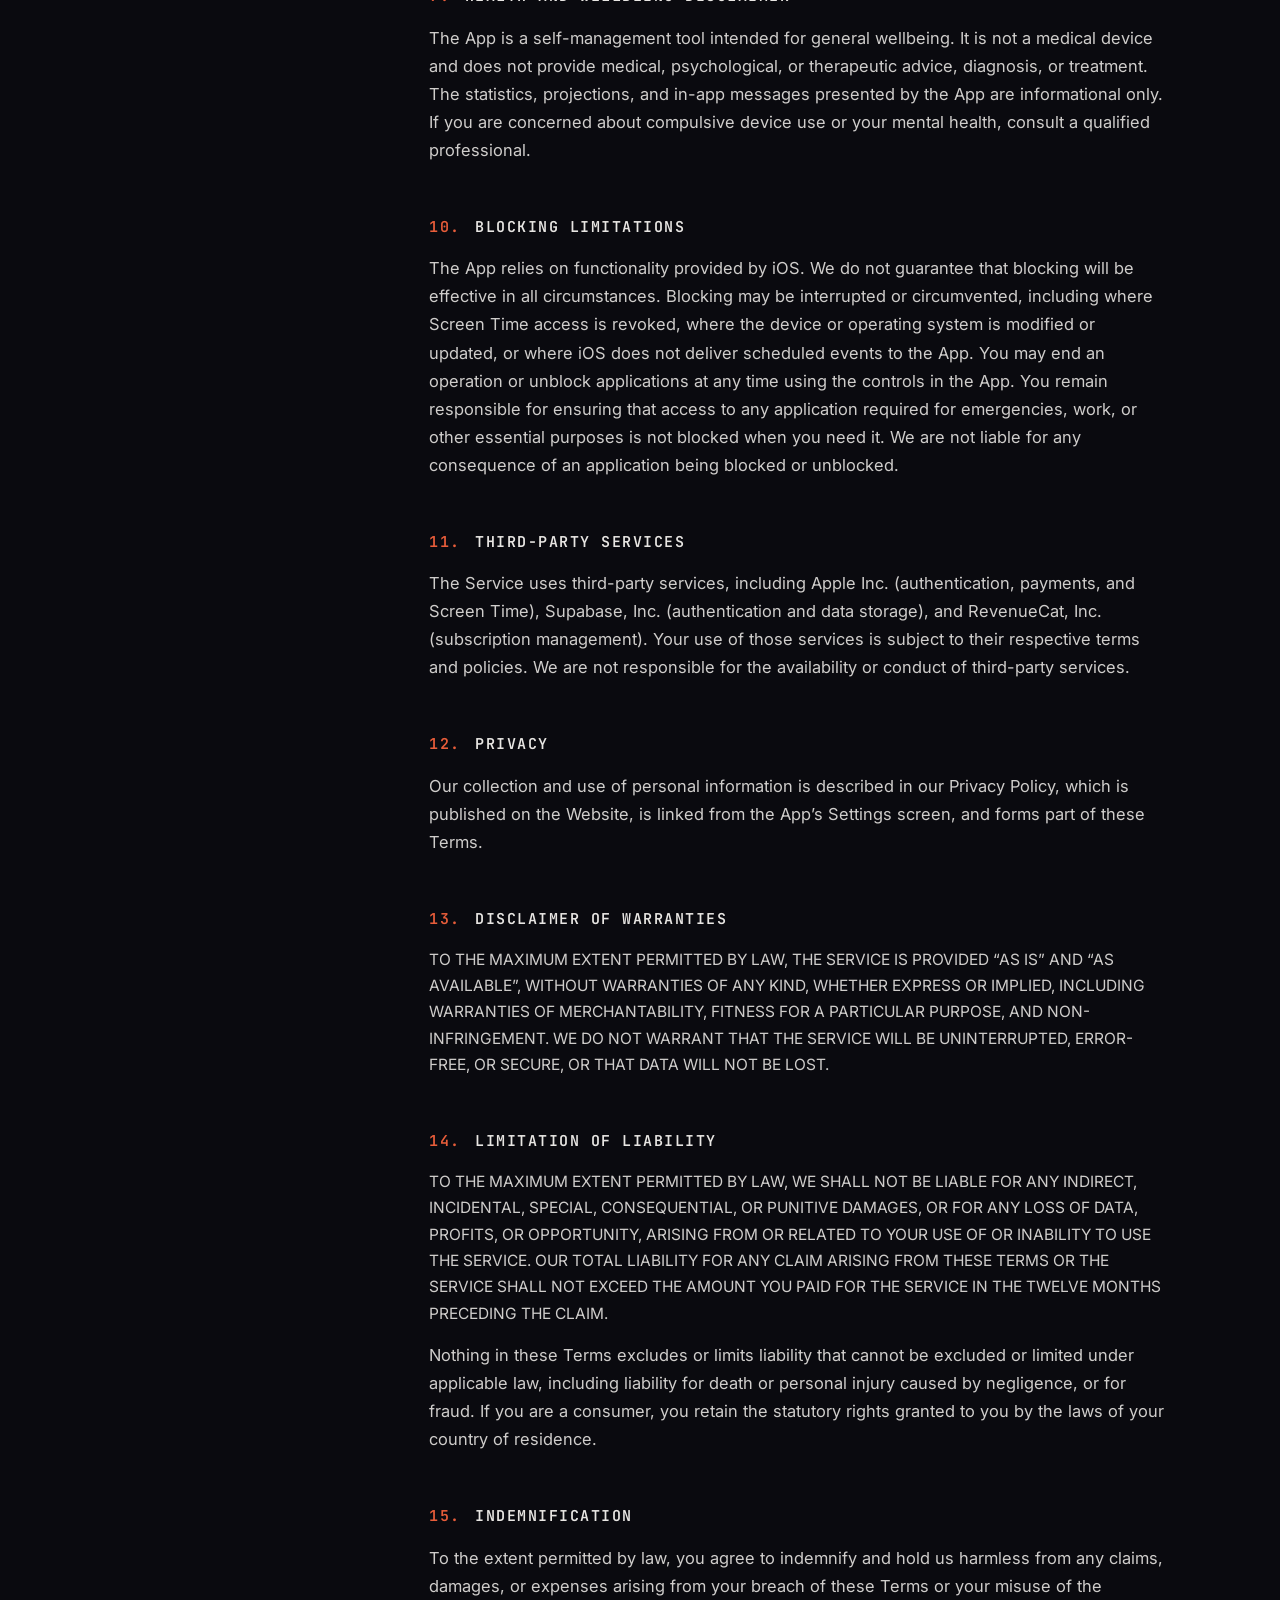
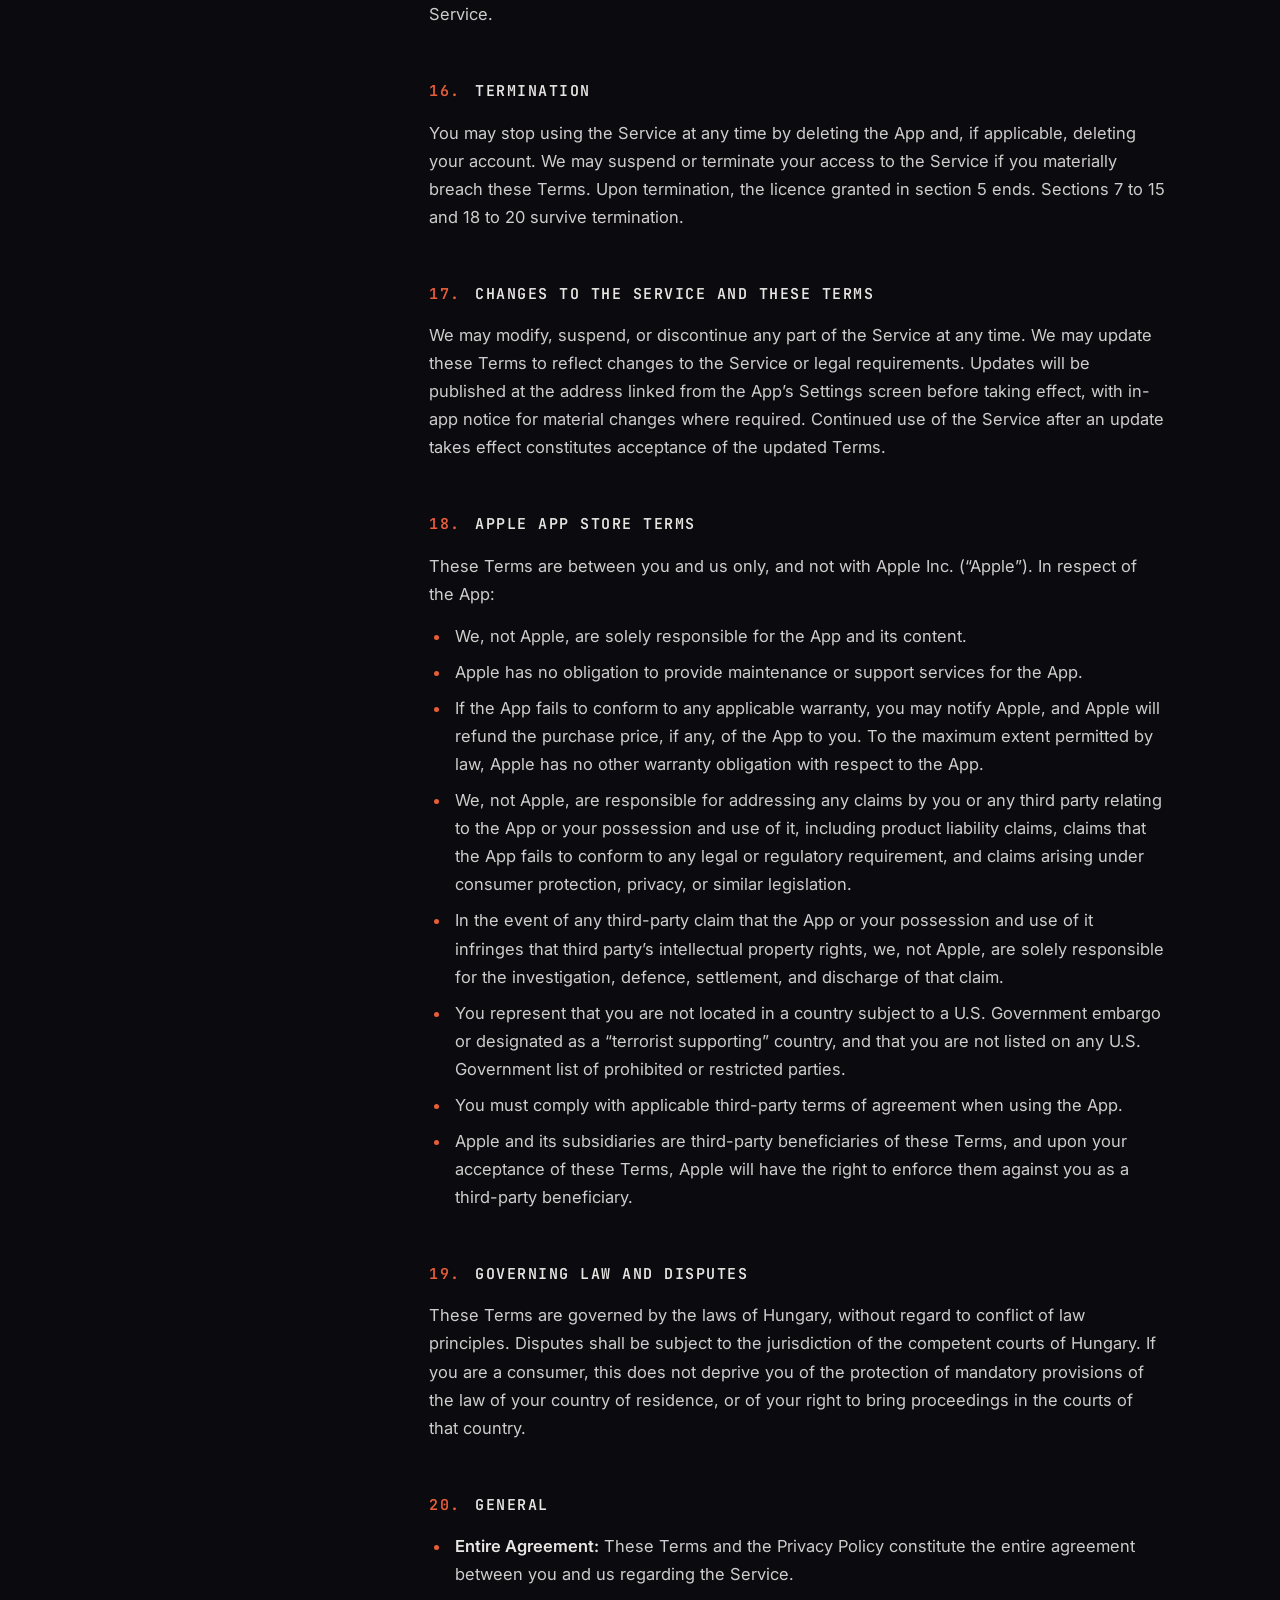
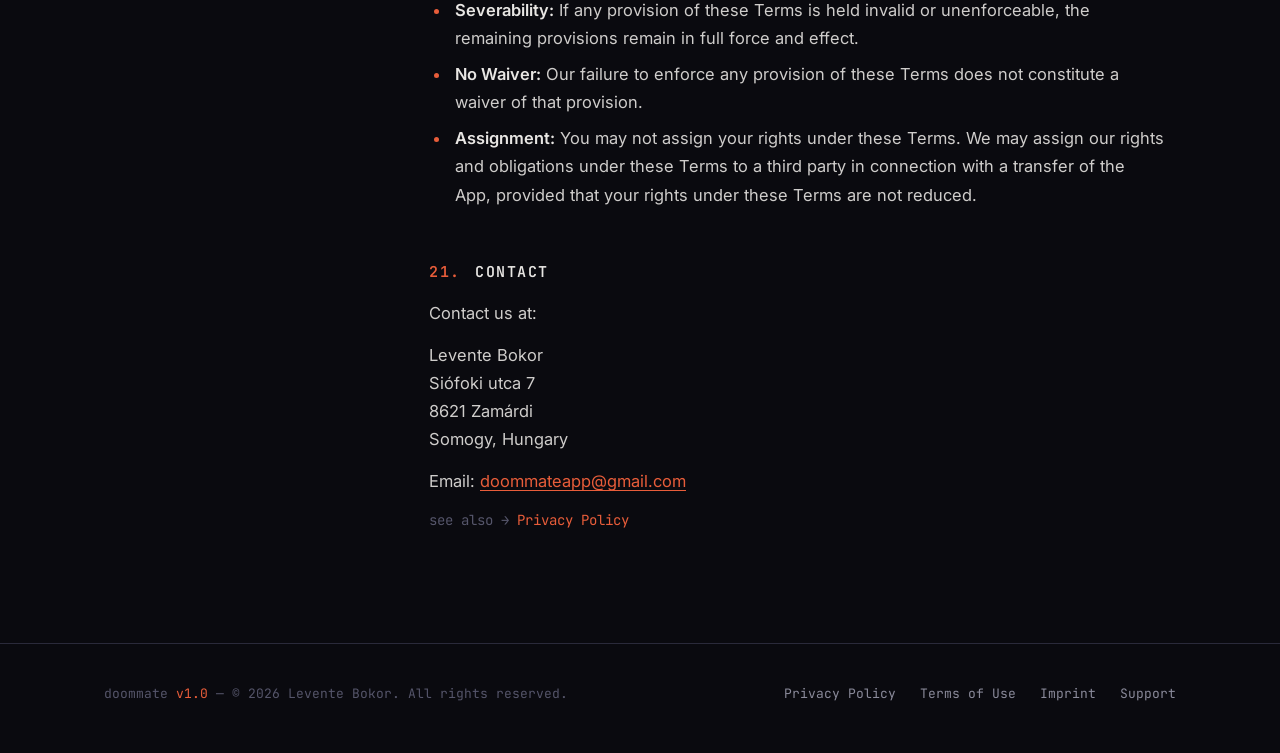
<file: terms/index.html>
<!DOCTYPE html>
<html lang="en">
<head>
  <meta charset="UTF-8">
  <meta name="viewport" content="width=device-width, initial-scale=1.0">
  <title>Terms of Use · Doommate</title>
  <meta name="description" content="The terms that govern your use of the Doommate iOS app and website.">
  <meta name="theme-color" content="#0a0a0f">
  <link rel="canonical" href="https://doommate.com/terms/">
  <meta property="og:type" content="website">
  <meta property="og:site_name" content="Doommate">
  <meta property="og:title" content="Terms of Use · Doommate">
  <meta property="og:description" content="The terms that govern your use of the Doommate iOS app and website.">
  <meta property="og:url" content="https://doommate.com/terms/">
  <meta property="og:image" content="https://doommate.com/assets/img/og.png">
  <meta property="og:image:width" content="1200">
  <meta property="og:image:height" content="630">
  <meta name="twitter:card" content="summary_large_image">
  <link rel="icon" type="image/png" sizes="32x32" href="../assets/img/favicon-32.png">
  <link rel="icon" type="image/png" sizes="64x64" href="../assets/img/icon-64.png">
  <link rel="apple-touch-icon" href="../assets/img/apple-touch-icon.png">
  <link rel="preconnect" href="https://fonts.googleapis.com">
  <link rel="preconnect" href="https://fonts.gstatic.com" crossorigin>
  <link rel="stylesheet" href="https://fonts.googleapis.com/css2?family=Inter:wght@400;500;600;700;800&family=JetBrains+Mono:wght@400;500;600;700&display=swap">
  <link rel="stylesheet" href="../assets/css/site.css">
  <link rel="stylesheet" href="../assets/css/legal.css">
</head>
<body>
  <a class="skip-link" href="#main">Skip to content</a>

  <header class="site-header">
    <div class="wrap">
      <a class="brand" href="../" aria-label="Doommate home">
        <img src="../assets/img/icon-64.png" alt="" width="32" height="32">
        <span>Doommate</span>
      </a>
      <nav class="nav" aria-label="Primary">
        <a href="../privacy/">privacy</a>
        <a href="../terms/" aria-current="page">terms</a>
        <a href="../imprint/">imprint</a>
        <a href="../support/">support</a>
      </nav>
    </div>
  </header>

  <main id="main" class="wrap legal">
    <header class="doc-head">
      <p class="section-label">// legal</p>
      <h1>Terms of Use</h1>
      <p class="updated">Last Updated: September 14, 2026</p>
    </header>

    <details class="toc" id="toc" open>
      <summary>Contents</summary>
      <nav aria-label="Sections">
        <ol>
          <li><a href="#section-1"><span class="n">1.</span>Eligibility</a></li>
          <li><a href="#section-2"><span class="n">2.</span>Description of the Service</a></li>
          <li><a href="#section-3"><span class="n">3.</span>Accounts</a></li>
          <li><a href="#section-4"><span class="n">4.</span>Subscriptions and Payments</a></li>
          <li><a href="#section-5"><span class="n">5.</span>Licence</a></li>
          <li><a href="#section-6"><span class="n">6.</span>Acceptable Use</a></li>
          <li><a href="#section-7"><span class="n">7.</span>User Content</a></li>
          <li><a href="#section-8"><span class="n">8.</span>Intellectual Property</a></li>
          <li><a href="#section-9"><span class="n">9.</span>Health and Wellbeing Disclaimer</a></li>
          <li><a href="#section-10"><span class="n">10.</span>Blocking Limitations</a></li>
          <li><a href="#section-11"><span class="n">11.</span>Third-Party Services</a></li>
          <li><a href="#section-12"><span class="n">12.</span>Privacy</a></li>
          <li><a href="#section-13"><span class="n">13.</span>Disclaimer of Warranties</a></li>
          <li><a href="#section-14"><span class="n">14.</span>Limitation of Liability</a></li>
          <li><a href="#section-15"><span class="n">15.</span>Indemnification</a></li>
          <li><a href="#section-16"><span class="n">16.</span>Termination</a></li>
          <li><a href="#section-17"><span class="n">17.</span>Changes to the Service and These Terms</a></li>
          <li><a href="#section-18"><span class="n">18.</span>Apple App Store Terms</a></li>
          <li><a href="#section-19"><span class="n">19.</span>Governing Law and Disputes</a></li>
          <li><a href="#section-20"><span class="n">20.</span>General</a></li>
          <li><a href="#section-21"><span class="n">21.</span>Contact</a></li>
        </ol>
      </nav>
    </details>

    <article class="doc">
    <header class="preamble">

        <p>These Terms of Use (the “Terms”) govern your use of the Doommate mobile application (the “App”) and the website at doommate.com (the “Website”; together with the App, the “Service”), developed and operated by Levente Bokor, a private individual residing at Siófoki utca 7, 8621 Zamárdi, Somogy, Hungary (“we”, “us”, or “our”).</p>

        <p>By downloading, installing, or using the App, or by using the Website, you agree to be bound by these Terms. If you do not agree, do not use the Service.</p>
      </header>

      <h2 id="section-1"><span class="num">1.</span> Eligibility</h2>

      <p>You must be at least 13 years old to use the Service. If you are under the age of majority in your jurisdiction, you may use the Service only with the consent of a parent or legal guardian who agrees to these Terms on your behalf.</p>

      <h2 id="section-2"><span class="num">2.</span> Description of the Service</h2>

      <p>Doommate is a screen time management application. Using the App, you may:</p>
      <ul>
        <li>Start an operation of a chosen duration, during which applications and categories you select are blocked on your device.</li>
        <li>Log offline activities (“directives”) to earn time (“clearance”) that may be spent to temporarily unblock the selected applications.</li>
        <li>Review a record of your operations, logged activities, and related statistics.</li>
      </ul>
      <p>Blocking is performed by Apple’s Screen Time framework (Family Controls, Managed Settings, and Device Activity) and requires that you grant the App Screen Time access in iOS. The App cannot block applications if that access is not granted or is later revoked.</p>

      <h2 id="section-3"><span class="num">3.</span> Accounts</h2>

      <p>The App may be used without an account. Where you choose to sign in, authentication is provided exclusively through Sign in with Apple. An account allows your data to be restored on a new device or after reinstallation.</p>
      <p>You are responsible for maintaining the security of your Apple Account and for all activity carried out through your account. Notify us promptly at <a href="mailto:doommateapp@gmail.com">doommateapp@gmail.com</a> if you become aware of any unauthorised use.</p>
      <p>You may sign out, clear your data, or permanently delete your account at any time from the App’s Settings screen. Account deletion is irreversible and is described in our Privacy Policy.</p>

      <h2 id="section-4"><span class="num">4.</span> Subscriptions and Payments</h2>

      <p><span class="field">Subscription Required:</span> Use of the Service requires an active subscription.</p>
      <p><span class="field">Billing:</span> Subscriptions are sold as auto-renewable in-app purchases through Apple. Payment is charged to your Apple Account upon confirmation of purchase. The price, billing period, and any free trial are displayed in the App before you confirm the purchase.</p>
      <p><span class="field">Automatic Renewal:</span> Your subscription renews automatically at the end of each billing period at the then-current price unless it is cancelled at least 24 hours before the end of the current period. Your Apple Account is charged for renewal within 24 hours before the end of the current period.</p>
      <p><span class="field">Free Trials:</span> Where a free trial is offered, the subscription begins and is charged automatically when the trial ends unless it is cancelled at least 24 hours before the trial ends. Any unused portion of a free trial is forfeited when you purchase a subscription, where applicable.</p>
      <p><span class="field">Cancellation:</span> You may manage or cancel your subscription from the Manage Subscription screen in the App or in your Apple Account settings in iOS. Cancellation takes effect at the end of the current billing period, and you retain access to the Service until then. Deleting the App or your account does not cancel your subscription.</p>
      <p><span class="field">Refunds:</span> All purchases are processed by Apple and are subject to Apple’s refund policies. We do not process refunds directly. Refund requests may be submitted to Apple at reportaproblem.apple.com.</p>
      <p><span class="field">Restoring Purchases:</span> A subscription purchased with your Apple Account may be restored on another device using the restore function in the App.</p>
      <p><span class="field">Price Changes:</span> We may change subscription prices. Price changes are communicated and applied in accordance with Apple’s policies, and do not affect a billing period already paid for.</p>

      <h2 id="section-5"><span class="num">5.</span> Licence</h2>

      <p>Subject to these Terms, we grant you a limited, non-exclusive, non-transferable, non-sublicensable, revocable licence to download and use the App for your personal, non-commercial use on Apple-branded devices that you own or control, as permitted by the Usage Rules set out in the Apple Media Services Terms and Conditions.</p>

      <h2 id="section-6"><span class="num">6.</span> Acceptable Use</h2>

      <p>You agree not to:</p>
      <ul>
        <li>Copy, modify, distribute, sell, or lease any part of the App or the Website.</li>
        <li>Reverse engineer, decompile, or attempt to extract the source code of the App, except where permitted by applicable law.</li>
        <li>Interfere with, disrupt, or attempt to gain unauthorised access to the App, the Website, our servers, or any other user’s data.</li>
        <li>Use the App in violation of any applicable law or regulation.</li>
        <li>Use automated means to access the Service or to manipulate subscription entitlements.</li>
      </ul>

      <h2 id="section-7"><span class="num">7.</span> User Content</h2>

      <p>You may enter content into the App, such as the names of custom directives. You retain ownership of that content. You grant us a limited licence to store, process, and display it solely to provide the Service to you. You are responsible for the content you enter and must not enter content that is unlawful or infringes the rights of others.</p>

      <h2 id="section-8"><span class="num">8.</span> Intellectual Property</h2>

      <p>The App and the Website, including their software, design, text, graphics, and trademarks, are owned by us or our licensors and is protected by intellectual property laws. Except for the licence granted in section 5, no rights are transferred to you under these Terms.</p>

      <h2 id="section-9"><span class="num">9.</span> Health and Wellbeing Disclaimer</h2>

      <p>The App is a self-management tool intended for general wellbeing. It is not a medical device and does not provide medical, psychological, or therapeutic advice, diagnosis, or treatment. The statistics, projections, and in-app messages presented by the App are informational only. If you are concerned about compulsive device use or your mental health, consult a qualified professional.</p>

      <h2 id="section-10"><span class="num">10.</span> Blocking Limitations</h2>

      <p>The App relies on functionality provided by iOS. We do not guarantee that blocking will be effective in all circumstances. Blocking may be interrupted or circumvented, including where Screen Time access is revoked, where the device or operating system is modified or updated, or where iOS does not deliver scheduled events to the App. You may end an operation or unblock applications at any time using the controls in the App. You remain responsible for ensuring that access to any application required for emergencies, work, or other essential purposes is not blocked when you need it. We are not liable for any consequence of an application being blocked or unblocked.</p>

      <h2 id="section-11"><span class="num">11.</span> Third-Party Services</h2>

      <p>The Service uses third-party services, including Apple Inc. (authentication, payments, and Screen Time), Supabase, Inc. (authentication and data storage), and RevenueCat, Inc. (subscription management). Your use of those services is subject to their respective terms and policies. We are not responsible for the availability or conduct of third-party services.</p>

      <h2 id="section-12"><span class="num">12.</span> Privacy</h2>

      <p>Our collection and use of personal information is described in our Privacy Policy, which is published on the Website, is linked from the App’s Settings screen, and forms part of these Terms.</p>

      <h2 id="section-13"><span class="num">13.</span> Disclaimer of Warranties</h2>

      <p class="caps">To the maximum extent permitted by law, the Service is provided “as is” and “as available”, without warranties of any kind, whether express or implied, including warranties of merchantability, fitness for a particular purpose, and non-infringement. We do not warrant that the Service will be uninterrupted, error-free, or secure, or that data will not be lost.</p>

      <h2 id="section-14"><span class="num">14.</span> Limitation of Liability</h2>

      <p class="caps">To the maximum extent permitted by law, we shall not be liable for any indirect, incidental, special, consequential, or punitive damages, or for any loss of data, profits, or opportunity, arising from or related to your use of or inability to use the Service. Our total liability for any claim arising from these Terms or the Service shall not exceed the amount you paid for the Service in the twelve months preceding the claim.</p>

      <p>Nothing in these Terms excludes or limits liability that cannot be excluded or limited under applicable law, including liability for death or personal injury caused by negligence, or for fraud. If you are a consumer, you retain the statutory rights granted to you by the laws of your country of residence.</p>

      <h2 id="section-15"><span class="num">15.</span> Indemnification</h2>

      <p>To the extent permitted by law, you agree to indemnify and hold us harmless from any claims, damages, or expenses arising from your breach of these Terms or your misuse of the Service.</p>

      <h2 id="section-16"><span class="num">16.</span> Termination</h2>

      <p>You may stop using the Service at any time by deleting the App and, if applicable, deleting your account. We may suspend or terminate your access to the Service if you materially breach these Terms. Upon termination, the licence granted in section 5 ends. Sections 7 to 15 and 18 to 20 survive termination.</p>

      <h2 id="section-17"><span class="num">17.</span> Changes to the Service and These Terms</h2>

      <p>We may modify, suspend, or discontinue any part of the Service at any time. We may update these Terms to reflect changes to the Service or legal requirements. Updates will be published at the address linked from the App’s Settings screen before taking effect, with in-app notice for material changes where required. Continued use of the Service after an update takes effect constitutes acceptance of the updated Terms.</p>

      <h2 id="section-18"><span class="num">18.</span> Apple App Store Terms</h2>

      <p>These Terms are between you and us only, and not with Apple Inc. (“Apple”). In respect of the App:</p>
      <ul>
        <li>We, not Apple, are solely responsible for the App and its content.</li>
        <li>Apple has no obligation to provide maintenance or support services for the App.</li>
        <li>If the App fails to conform to any applicable warranty, you may notify Apple, and Apple will refund the purchase price, if any, of the App to you. To the maximum extent permitted by law, Apple has no other warranty obligation with respect to the App.</li>
        <li>We, not Apple, are responsible for addressing any claims by you or any third party relating to the App or your possession and use of it, including product liability claims, claims that the App fails to conform to any legal or regulatory requirement, and claims arising under consumer protection, privacy, or similar legislation.</li>
        <li>In the event of any third-party claim that the App or your possession and use of it infringes that third party’s intellectual property rights, we, not Apple, are solely responsible for the investigation, defence, settlement, and discharge of that claim.</li>
        <li>You represent that you are not located in a country subject to a U.S. Government embargo or designated as a “terrorist supporting” country, and that you are not listed on any U.S. Government list of prohibited or restricted parties.</li>
        <li>You must comply with applicable third-party terms of agreement when using the App.</li>
        <li>Apple and its subsidiaries are third-party beneficiaries of these Terms, and upon your acceptance of these Terms, Apple will have the right to enforce them against you as a third-party beneficiary.</li>
      </ul>

      <h2 id="section-19"><span class="num">19.</span> Governing Law and Disputes</h2>

      <p>These Terms are governed by the laws of Hungary, without regard to conflict of law principles. Disputes shall be subject to the jurisdiction of the competent courts of Hungary. If you are a consumer, this does not deprive you of the protection of mandatory provisions of the law of your country of residence, or of your right to bring proceedings in the courts of that country.</p>

      <h2 id="section-20"><span class="num">20.</span> General</h2>

      <ul>
        <li><span class="field">Entire Agreement:</span> These Terms and the Privacy Policy constitute the entire agreement between you and us regarding the Service.</li>
        <li><span class="field">Severability:</span> If any provision of these Terms is held invalid or unenforceable, the remaining provisions remain in full force and effect.</li>
        <li><span class="field">No Waiver:</span> Our failure to enforce any provision of these Terms does not constitute a waiver of that provision.</li>
        <li><span class="field">Assignment:</span> You may not assign your rights under these Terms. We may assign our rights and obligations under these Terms to a third party in connection with a transfer of the App, provided that your rights under these Terms are not reduced.</li>
      </ul>

      <h2 id="section-21"><span class="num">21.</span> Contact</h2>

      <p>Contact us at:</p>

      <p>
        Levente Bokor<br>
        Siófoki utca 7<br>
        8621 Zamárdi<br>
        Somogy, Hungary
      </p>

      <p>Email: <a href="mailto:doommateapp@gmail.com">doommateapp@gmail.com</a></p>
      <p class="doc-sibling">see also → <a href="../privacy/">Privacy Policy</a></p>
    </article>
  </main>

  <footer class="site-footer">
    <div class="wrap">
      <p class="sig">doommate <span class="ver">v1.0</span> — © 2026 Levente Bokor. All rights reserved.</p>
      <nav aria-label="Footer">
        <a href="../privacy/">Privacy Policy</a>
        <a href="../terms/">Terms of Use</a>
        <a href="../imprint/">Imprint</a>
        <a href="../support/">Support</a>
      </nav>
    </div>
  </footer>

  <script>
    // Contents start expanded everywhere except phones (portrait, or landscape with a short
    // touch screen), where the full list would push the document a screen down.
    (function () {
      var toc = document.getElementById('toc');
      var phone = window.matchMedia('(max-width: 767px), (pointer: coarse) and (max-height: 500px)');
      toc.open = !phone.matches;
      phone.addEventListener('change', function (e) { toc.open = !e.matches; });
    })();
  </script>
</body>
</html>
</file>
<file: assets/css/site.css>
/* Doommate site — design tokens mirror Doommate/DesignSystem/Theme.swift */

:root {
  --bg-deep: #0a0a0f;
  --bg-surface: #12121a;
  --bg-card: #1a1a25;
  --bg-card-hover: #22222f;
  --accent: #E85D3A;
  --accent-dim: rgba(232, 93, 58, 0.15);
  --accent-glow: rgba(232, 93, 58, 0.30);
  --cyan: #4ECDC4;
  --cyan-dim: rgba(78, 205, 196, 0.15);
  --green: #3A9E5C;
  --green-dim: rgba(58, 158, 92, 0.15);
  --yellow: #F2C94C;
  --yellow-dim: rgba(242, 201, 76, 0.15);
  --red: #C0392B;
  --red-dim: rgba(192, 57, 43, 0.15);
  --text-primary: #E8E6E3;
  --text-secondary: #8A8A9A;
  --text-dim: #55556A;
  --comment: #4A8A68;
  --border: #2A2A3A;

  --dialog-normal: #E8E6E3;
  --dialog-emphasis: #4ECDC4;
  --dialog-sass: #F2C94C;
  --dialog-error: #FF5B5B;

  --mono: 'JetBrains Mono', ui-monospace, 'SF Mono', Menlo, Consolas, monospace;
  --sans: 'Inter', system-ui, -apple-system, 'Segoe UI', Roboto, sans-serif;

  --radius-panel: 10px;
  --radius-card: 12px;
  --page: 1120px;
  color-scheme: dark;
}

* { box-sizing: border-box; }

html { scroll-behavior: smooth; }
@media (prefers-reduced-motion: reduce) { html { scroll-behavior: auto; } }

body {
  margin: 0;
  background: var(--bg-deep);
  color: var(--text-primary);
  font-family: var(--sans);
  font-size: 16px;
  line-height: 1.6;
  -webkit-font-smoothing: antialiased;
  /* clip, not hidden: hidden turns <body> into a scroll container and breaks the sticky header */
  overflow-x: clip;
}

/* Scanline texture — same stripe as DMScanlineOverlay, a touch stronger for desktop panels */
body::after {
  content: '';
  position: fixed;
  inset: 0;
  background: repeating-linear-gradient(
    0deg,
    transparent,
    transparent 2px,
    rgba(232, 93, 58, 0.018) 2px,
    rgba(232, 93, 58, 0.018) 4px
  );
  pointer-events: none;
  z-index: 100;
}

img { max-width: 100%; display: block; }

a { color: var(--accent); text-underline-offset: 3px; }
a:hover { color: #ff7a57; }
:focus-visible { outline: 2px solid var(--cyan); outline-offset: 3px; border-radius: 4px; }

::selection { background: var(--accent); color: #fff; }

.wrap {
  max-width: var(--page);
  margin: 0 auto;
  padding: 0 24px;
}

.skip-link {
  position: absolute;
  left: -9999px;
  top: 8px;
  background: var(--accent);
  color: #fff;
  padding: 8px 14px;
  border-radius: 8px;
  font-family: var(--mono);
  z-index: 200;
}
.skip-link:focus { left: 8px; }

/* ── Header ───────────────────────────────────────────── */

.site-header {
  position: sticky;
  top: 0;
  z-index: 50;
  background: rgba(10, 10, 15, 0.82);
  backdrop-filter: blur(12px);
  -webkit-backdrop-filter: blur(12px);
  border-bottom: 1px solid var(--border);
}

.site-header .wrap {
  display: flex;
  align-items: center;
  justify-content: space-between;
  height: 64px;
  gap: 16px;
}

.brand {
  display: flex;
  align-items: center;
  gap: 10px;
  text-decoration: none;
  color: var(--text-primary);
  font-family: var(--mono);
  font-weight: 700;
  font-size: 15px;
  letter-spacing: 3px;
  text-transform: uppercase;
}
.brand:hover { color: var(--text-primary); }
.brand img { width: 32px; height: 32px; border-radius: 8px; }

.nav {
  display: flex;
  align-items: center;
  gap: 24px;
  font-family: var(--mono);
  font-size: 13px;
}
.nav a {
  color: var(--text-secondary);
  text-decoration: none;
  letter-spacing: 0.5px;
}
.nav a:hover, .nav a[aria-current="page"] { color: var(--accent); }

@media (max-width: 640px) {
  .nav .nav-optional { display: none; }
  .nav { gap: 16px; font-size: 12px; }
  .brand span { display: none; }
}

/* ── Shared primitives from the app ───────────────────── */

.sys-line {
  font-family: var(--mono);
  font-size: 13px;
  color: var(--text-dim);
  letter-spacing: 2px;
}
.sys-line .ver { color: var(--accent); }

.screen-label {
  font-family: var(--mono);
  font-size: 13px;
  font-weight: 600;
  letter-spacing: 4px;
  text-transform: uppercase;
  color: var(--accent);
}
.screen-label.dim { color: var(--text-dim); }
.screen-label.cyan { color: var(--cyan); }

.section-label {
  font-family: var(--mono);
  font-size: 13px;
  color: var(--comment);
  letter-spacing: 3px;
  text-transform: uppercase;
  margin: 0 0 14px;
}

.terminal-msg {
  background: var(--bg-surface);
  border: 1px solid var(--border);
  border-radius: var(--radius-panel);
  padding: 16px 20px 18px 22px;
  position: relative;
  overflow: hidden;
}
.terminal-msg::before {
  content: '';
  position: absolute;
  top: 0; left: 0;
  width: 4px;
  height: 100%;
  background: var(--accent);
}
.terminal-msg .prompt {
  font-family: var(--mono);
  font-size: 13px;
  color: var(--accent);
  letter-spacing: 1.5px;
  text-transform: uppercase;
  margin-bottom: 8px;
}
.terminal-msg .msg-text {
  font-family: var(--mono);
  font-size: 15px;
  color: var(--dialog-normal);
  line-height: 1.65;
  letter-spacing: -0.1px;
  margin: 0;
}
.msg-text .c-emphasis { color: var(--dialog-emphasis); font-weight: 700; }
.msg-text .c-sass { color: var(--dialog-sass); }
.msg-text .c-error { color: var(--dialog-error); text-shadow: 1px 0 rgba(78,205,196,0.45), -1px 0 rgba(232,93,58,0.45); }

.cursor {
  display: inline-block;
  width: 0.55em;
  height: 1.1em;
  background: var(--accent);
  margin-left: 2px;
  vertical-align: text-bottom;
  animation: blink 1s step-end infinite;
}
@keyframes blink { 50% { opacity: 0; } }

.card {
  background: var(--bg-card);
  border: 1px solid var(--border);
  border-radius: var(--radius-card);
}

.btn {
  display: inline-flex;
  flex-direction: column;
  align-items: center;
  justify-content: center;
  gap: 4px;
  padding: 16px 32px;
  border-radius: var(--radius-card);
  text-decoration: none;
  position: relative;
  overflow: hidden;
  border: none;
  text-align: center;
}
.btn .btn-text {
  font-family: var(--mono);
  font-size: 15px;
  font-weight: 600;
  letter-spacing: 3px;
  margin-right: -3px; /* cancels the trailing letter-spacing so the label centres */
  text-transform: uppercase;
}
.btn .btn-sub {
  font-family: var(--mono);
  font-size: 12px;
  letter-spacing: 0.5px;
}
.btn-primary { background: var(--accent); color: #fff; }
.btn-primary:hover { color: #fff; background: #f0673f; }
.btn-primary .btn-sub { color: rgba(255,255,255,0.72); }
.btn-primary::after {
  content: '';
  position: absolute;
  top: 0; left: -100%;
  width: 50%;
  height: 100%;
  background: linear-gradient(90deg, transparent, rgba(255,255,255,0.12), transparent);
  animation: shimmer 3.2s ease-in-out infinite;
}
@keyframes shimmer { 0% { left: -100%; } 100% { left: 200%; } }

@media (prefers-reduced-motion: reduce) {
  .btn-primary::after, .cursor { animation: none; }
}

/* ── Footer ───────────────────────────────────────────── */

.site-footer {
  border-top: 1px solid var(--border);
  margin-top: 96px;
  padding: 40px 0 48px;
  font-family: var(--mono);
  font-size: 13px;
  color: var(--text-dim);
}
.site-footer .wrap {
  display: flex;
  flex-wrap: wrap;
  justify-content: space-between;
  gap: 20px 32px;
}
.site-footer nav { display: flex; flex-wrap: wrap; gap: 8px 24px; }
.site-footer a { color: var(--text-secondary); text-decoration: none; }
.site-footer a:hover { color: var(--accent); }
.site-footer .sig { color: var(--text-dim); margin: 0; }
.site-footer .sig .ver { color: var(--accent); }

/* Phones: signature over links, both centred */
@media (max-width: 640px) {
  .site-footer .wrap {
    flex-direction: column;
    align-items: center;
    text-align: center;
    gap: 16px;
  }
  .site-footer nav { justify-content: center; }
}
</file>
<file: assets/css/landing.css>
/* Landing page */

.sr-only {
  position: absolute;
  width: 1px; height: 1px;
  padding: 0; margin: -1px;
  overflow: hidden;
  clip: rect(0 0 0 0);
  white-space: nowrap;
  border: 0;
}

/* ── Scroll reveal ────────────────────────────────────── */
/* Only hidden once JS has marked the page, so no-JS visitors see everything. */

.js .reveal {
  opacity: 0;
  transform: translateY(28px);
  transition:
    opacity 0.8s cubic-bezier(0.2, 0.7, 0.2, 1),
    transform 0.8s cubic-bezier(0.2, 0.7, 0.2, 1);
  transition-delay: calc(var(--i, 0) * 90ms);
}
.js .reveal.in { opacity: 1; transform: none; }

/* ── Hero ─────────────────────────────────────────────── */

.hero {
  position: relative;
  min-height: 100vh;
  min-height: 100svh;
  display: flex;
  align-items: center;
  padding: 64px 0;
  overflow: hidden;
}
.hero::before {
  content: '';
  position: absolute;
  top: -10%;
  right: -15%;
  width: 70vw;
  height: 120%;
  background: radial-gradient(closest-side, rgba(232, 93, 58, 0.12), transparent 70%);
  pointer-events: none;
}

.hero-grid {
  position: relative;
  width: 100%;
  display: grid;
  grid-template-columns: minmax(0, 1.2fr) minmax(0, 0.8fr);
  gap: 64px;
  align-items: center;
}

.hero-copy .screen-label { margin: 0 0 12px; }

.wordmark {
  font-family: var(--sans);
  font-weight: 800;
  font-size: clamp(44px, 7.4vw, 92px);
  line-height: 1;
  letter-spacing: 0.16em;
  text-transform: uppercase;
  margin: 0;
}
.wordmark-rule {
  width: 88px;
  height: 3px;
  background: var(--accent);
  margin: 24px 0 24px;
}

.tagline {
  font-size: clamp(22px, 2.6vw, 30px);
  font-weight: 600;
  letter-spacing: -0.02em;
  line-height: 1.2;
  margin: 0 0 32px;
}

.dialog { max-width: 560px; cursor: pointer; }

.hero-cta { margin-top: 32px; }
.hero-cta .btn { min-width: 280px; }

.hero-visual { display: flex; justify-content: center; }
.hero-visual .phone { width: 300px; }

.phone {
  background: #0d0d13;
  border: 1px solid var(--border);
  border-radius: 44px;
  padding: 7px;
  box-shadow: 0 30px 80px rgba(0, 0, 0, 0.55);
}
.phone img {
  border-radius: 37px;
  width: 100%;
  height: auto;
}

@media (max-width: 900px) {
  .hero { min-height: 0; padding: 56px 0 24px; }
  .hero-grid { grid-template-columns: 1fr; gap: 56px; }
  .hero-visual .phone { width: 250px; }
  /* Single column: the button spans the dialog's width so their edges line up */
  .hero-cta .btn { width: 100%; max-width: 560px; min-width: 0; }
  /* The dialog resizes to each line here, so it goes below the button to keep the button still */
  .hero-copy { display: flex; flex-direction: column; }
  .hero-cta { order: 1; margin-top: 0; }
  .dialog { order: 2; margin-top: 32px; }
  .dialog .msg-text { transition: min-height 0.4s ease; }
}
@media (prefers-reduced-motion: reduce) {
  .dialog .msg-text { transition: none; }
}

/* ── Chapters ─────────────────────────────────────────── */

.chapter { padding: 168px 0 0; }

.headline {
  font-family: var(--sans);
  font-weight: 800;
  font-size: clamp(34px, 5.2vw, 64px);
  line-height: 1.04;
  letter-spacing: -0.035em;
  max-width: 13em;
  margin: 0 0 48px;
}

.sample {
  font-family: var(--mono);
  font-size: 11px;
  letter-spacing: 2px;
  text-transform: uppercase;
  color: var(--text-dim);
  margin: 14px 0 0;
}

@media (max-width: 900px) {
  .chapter { padding-top: 120px; }
  .headline { margin-bottom: 32px; }
}

/* ── The feed ─────────────────────────────────────────── */

.feedshow {
  display: grid;
  grid-template-columns: minmax(0, 1fr) 300px;
  gap: 64px;
  align-items: center;
}

.feed-headline { margin: 0; }
.feed-headline span { display: block; }
.headline-2 { color: var(--accent); }

.js #feed .headline-2 {
  opacity: 0;
  transform: translateY(14px);
  transition: opacity 0.6s ease 0.25s, transform 0.6s cubic-bezier(0.2, 0.7, 0.2, 1) 0.25s;
}
.js #feed.ended .headline-2 { opacity: 1; transform: none; }

.feed-phone { width: 300px; justify-self: center; }

.screen {
  position: relative;
  aspect-ratio: 660 / 1434;
  border-radius: 37px;
  overflow: hidden;
  background: #101014;
}
.island {
  position: absolute;
  top: 12px;
  left: 50%;
  width: 34%;
  height: 26px;
  transform: translateX(-50%);
  border-radius: 14px;
  background: #000;
  z-index: 3;
}

/* A generic feed: nobody's brand, just the shape of one */
.feed-scroll { position: absolute; inset: 0; overflow: hidden; }
.feed-list {
  padding: 52px 12px 0;
  animation: feed-scroll 16s linear infinite;
}
@keyframes feed-scroll {
  from { transform: translateY(0); }
  to   { transform: translateY(-50%); }
}
.js #feed.ended .feed-list { animation-play-state: paused; }

.post { margin-bottom: 18px; }
.post-head {
  display: flex;
  align-items: center;
  gap: 8px;
  margin-bottom: 8px;
}
.post-head .av {
  width: 22px;
  height: 22px;
  border-radius: 50%;
  background: #2a2a36;
  flex: none;
}
.post-head b {
  height: 7px;
  width: 38%;
  border-radius: 4px;
  background: #2a2a36;
}
.post-head b.short { width: 16%; background: #202029; }
.media {
  border-radius: 10px;
  aspect-ratio: 4 / 5;
}
.media.sq { aspect-ratio: 1; }
.media.wide { aspect-ratio: 16 / 11; }
.m1 { background: linear-gradient(145deg, #3b2f5c, #6b3f5e); }
.m2 { background: linear-gradient(145deg, #1f4a5a, #2d6a6a); }
.m3 { background: linear-gradient(145deg, #5a3a22, #8a5a2a); }
.m4 { background: linear-gradient(145deg, #2a2f5e, #4a3a7a); }
.m5 { background: linear-gradient(145deg, #5e2a3a, #7a3a4a); }
.m6 { background: linear-gradient(145deg, #23513a, #2f6a4a); }
.post-actions {
  display: flex;
  gap: 10px;
  margin-top: 8px;
}
.post-actions i {
  width: 14px;
  height: 14px;
  border-radius: 4px;
  background: #2a2a36;
}

/* Block screen — the app's system shield */
.shield {
  position: absolute;
  inset: 0;
  z-index: 2;
  display: flex;
  flex-direction: column;
  align-items: center;
  text-align: center;
  padding: 30% 22px 26px;
  background: rgba(10, 10, 15, 0.86);
  -webkit-backdrop-filter: blur(16px);
  backdrop-filter: blur(16px);
}
.js #feed .shield {
  opacity: 0;
  transform: scale(1.06);
  transition: opacity 0.45s ease, transform 0.55s cubic-bezier(0.2, 0.7, 0.2, 1);
}
.js #feed.ended .shield { opacity: 1; transform: none; }

.shield-icon { width: 52%; height: auto; }
.shield-title {
  font-family: -apple-system, BlinkMacSystemFont, var(--sans);
  font-size: 19px;
  font-weight: 700;
  color: var(--red);
  margin: 14px 0 6px;
}
.shield-sub {
  font-family: -apple-system, BlinkMacSystemFont, var(--sans);
  font-size: 14px;
  line-height: 1.4;
  color: var(--text-secondary);
  margin: 0;
  max-width: 17em;
}
.shield-btn {
  margin-top: auto;
  width: 100%;
  padding: 13px 0;
  border-radius: 14px;
  background: var(--red);
  color: var(--bg-deep);
  font-family: -apple-system, BlinkMacSystemFont, var(--sans);
  font-size: 15px;
  font-weight: 600;
}

@media (max-width: 900px) {
  .feedshow { grid-template-columns: 1fr; gap: 40px; }
  .feed-phone { width: 260px; }
}

/* Pinned: the section is two screens tall and its content stays centred on screen while it
   scrolls through, so nobody gets past the feed before Doommate ends it (see landing.js).
   The phone shrinks on short screens so the pinned view always fits. */
@media (prefers-reduced-motion: no-preference) {
  .js #feed { height: 200vh; height: 200svh; padding-top: 0; }
  .js #feed .feed-pin {
    position: sticky;
    top: 0;
    height: 100vh;
    height: 100svh;
    display: flex;
    align-items: center;
  }
  .js #feed .feedshow { width: 100%; }
  .js #feed .feed-phone { width: min(300px, calc((100svh - 64px) * 0.44)); }
}
/* Page scrolling is paused for a moment while the feed is shut off (landing.js).
   The stable gutter keeps the layout from shifting when the scrollbar goes away. */
html { scrollbar-gutter: stable; }
html.feed-hold { overflow: hidden; }

@media (prefers-reduced-motion: no-preference) and (max-width: 900px) {
  .js #feed .feedshow { gap: 24px; }
  .js #feed .feed-phone { width: min(260px, calc((100svh - 230px) * 0.44)); }
}

/* ── The deal ─────────────────────────────────────────── */

.deal {
  display: grid;
  grid-template-columns: minmax(0, 1fr) 320px;
  gap: 64px;
}

.beat {
  min-height: 78vh;
  display: flex;
  flex-direction: column;
  justify-content: center;
}
.beat:first-child { min-height: 60vh; justify-content: flex-start; padding-top: 12vh; }
.beat-tag {
  font-family: var(--mono);
  font-size: 12px;
  letter-spacing: 3px;
  text-transform: uppercase;
  color: var(--accent);
  margin: 0;
}
.beat-tag.cyan { color: var(--cyan); }
.beat-tag span { color: var(--text-dim); margin-right: 6px; }
.beat h3 {
  font-family: var(--sans);
  font-size: clamp(30px, 3.6vw, 48px);
  font-weight: 800;
  line-height: 1.05;
  letter-spacing: -0.03em;
  margin: 12px 0 14px;
}
.beat-copy p:last-child {
  font-size: 19px;
  color: var(--text-secondary);
  max-width: 24em;
  margin: 0;
}
.beat-phone { display: none; }

.stage {
  position: sticky;
  top: max(24px, calc(50vh - 350px));
  align-self: start;
}
.stage-screens {
  position: relative;
  aspect-ratio: 660 / 1434;
}
.stage-screens img {
  position: absolute;
  inset: 0;
  opacity: 0;
  transform: scale(0.985);
  transition: opacity 0.5s ease, transform 0.5s ease;
}
.stage-screens img.active { opacity: 1; transform: none; }

@media (max-width: 900px) {
  .deal { grid-template-columns: 1fr; gap: 0; }
  .stage { display: none; }
  .beat, .beat:first-child { min-height: 0; padding: 24px 0 72px; }
  .beat-phone { display: block; width: 250px; margin: 36px auto 0; }
}

/* ── Grades ───────────────────────────────────────────── */

.records {
  display: grid;
  grid-template-columns: repeat(3, minmax(0, 1fr));
  gap: 16px;
}
.record { padding: 22px 22px 20px; }
.record--failed { border-color: rgba(192, 57, 43, 0.5); }
.record header {
  display: flex;
  justify-content: space-between;
  align-items: flex-start;
  gap: 12px;
}
.rec-kicker {
  font-family: var(--mono);
  font-size: 11px;
  letter-spacing: 3px;
  text-transform: uppercase;
  color: var(--text-dim);
  margin: 0 0 2px;
}
.record h3 {
  font-family: var(--sans);
  font-size: 22px;
  font-weight: 700;
  letter-spacing: 0.02em;
  margin: 0;
}
.rec-meta {
  font-family: var(--mono);
  font-size: 12px;
  color: var(--text-secondary);
  margin: 6px 0 0;
}
.grade {
  font-family: var(--sans);
  font-size: 48px;
  font-weight: 600;
  line-height: 1;
}
.g-s { color: var(--cyan); }
.g-b { color: var(--yellow); }
.g-f { color: #e0503f; }

/* Grade lands a beat after its card, like a stamp */
.js .record .grade {
  display: inline-block;
  opacity: 0;
  transform: scale(1.9);
  transition: opacity 0.35s ease, transform 0.45s cubic-bezier(0.3, 1.6, 0.5, 1);
  transition-delay: calc(var(--i, 0) * 90ms + 450ms);
}
.js .record.in .grade { opacity: 1; transform: none; }

.rec-stats {
  display: grid;
  grid-template-columns: repeat(3, minmax(0, 1fr));
  gap: 1px;
  margin-top: 20px;
  background: var(--border);
  border-radius: var(--radius-panel);
  overflow: hidden;
}
.rec-stats div {
  background: #111118;
  padding: 12px 6px;
  text-align: center;
}
.rec-stats b {
  display: block;
  font-family: var(--sans);
  font-size: 20px;
  font-weight: 600;
}
.rec-stats small { font-size: 13px; color: var(--text-secondary); font-weight: 400; }
.rec-stats span {
  display: block;
  margin-top: 2px;
  font-family: var(--mono);
  font-size: 10px;
  letter-spacing: 1.5px;
  text-transform: uppercase;
  color: var(--text-dim);
}
.c-cyan { color: var(--cyan); }
.c-green { color: var(--green); }
.c-yellow { color: var(--yellow); }
.c-red { color: #e0503f; }

@media (max-width: 900px) {
  .records { grid-template-columns: 1fr; max-width: 480px; }
}

/* ── Payoff ───────────────────────────────────────────── */

.reclaim {
  max-width: 560px;
  padding: 32px 32px 28px;
}
.rec-label {
  font-family: var(--mono);
  font-size: 12px;
  letter-spacing: 3px;
  text-transform: uppercase;
  color: var(--text-secondary);
  margin: 0;
}
.reclaim-value {
  font-family: var(--sans);
  font-size: clamp(64px, 9vw, 104px);
  font-weight: 700;
  line-height: 1;
  letter-spacing: -0.02em;
  color: var(--cyan);
  margin: 14px 0 8px;
  font-variant-numeric: tabular-nums;
}
.reclaim-value small {
  font-size: 0.32em;
  color: var(--text-secondary);
  margin-left: 8px;
  letter-spacing: 0;
}
.reclaim-sub {
  font-family: var(--mono);
  font-size: 14px;
  color: var(--text-secondary);
  margin: 0;
}

.heat {
  display: grid;
  grid-template-columns: repeat(7, minmax(0, 1fr));
  gap: 6px;
  margin-top: 28px;
}
.heat .dow {
  font-family: var(--mono);
  font-size: 11px;
  color: var(--text-dim);
  text-align: center;
  margin-bottom: 2px;
}
.cell {
  aspect-ratio: 1;
  border-radius: 4px;
  background: #15151d;
}
.cell.l1 { background: rgba(78, 205, 196, 0.25); }
.cell.l2 { background: rgba(78, 205, 196, 0.42); }
.cell.l3 { background: rgba(78, 205, 196, 0.6); }
.cell.l4 { background: rgba(78, 205, 196, 0.85); }
.cell.lf { background: transparent; border: 1px solid var(--border); }

.js .reclaim .cell {
  opacity: 0;
  transform: scale(0.6);
  transition: opacity 0.4s ease, transform 0.4s ease;
  transition-delay: calc(var(--i, 0) * 24ms + 300ms);
}
.js .reclaim.in .cell { opacity: 1; transform: none; }

/* ── Closing ──────────────────────────────────────────── */

.closing {
  padding: 168px 0 0;
  text-align: center;
}
.closing .screen-label {
  margin: 0 0 22px;
  padding-left: 4px; /* balances the trailing letter-spacing so the label sits dead centre */
}
.closing .btn { min-width: 280px; }
@media (max-width: 520px) {
  .closing .btn { width: 100%; min-width: 0; }
}

/* ── Reduced motion: everything present, nothing moves ── */

@media (prefers-reduced-motion: reduce) {
  .js .reveal,
  .js .record .grade,
  .js .reclaim .cell,
  .js #feed .shield,
  .js #feed .headline-2 {
    transition: none !important;
  }
  .js .reveal,
  .js .record .grade,
  .js .reclaim .cell {
    opacity: 1 !important;
    transform: none !important;
  }
  .feed-list { animation: none; }
  .stage-screens img { transition: none; }
}
</file>
<file: assets/css/legal.css>
/* Legal pages (/privacy, /terms) — the documents' own class names are kept intact */

.legal {
  display: grid;
  grid-template-columns: 250px minmax(0, 46rem);
  grid-template-areas:
    "toc head"
    "toc doc";
  justify-content: center;
  column-gap: 64px;
  padding-top: 56px;
}
.doc-head { grid-area: head; }
.toc      { grid-area: toc; }
.doc      { grid-area: doc; }

/* ── Contents ─────────────────────────────────────────── */

.toc {
  position: sticky;
  top: 96px;
  align-self: start;
  max-height: calc(100vh - 120px);
  overflow-y: auto;
  scrollbar-width: thin;
  scrollbar-color: var(--border) transparent;
}
.toc summary {
  font-family: var(--mono);
  font-size: 12px;
  color: var(--text-secondary);
  letter-spacing: 2.5px;
  text-transform: uppercase;
  cursor: pointer;
  list-style: none;
  margin-bottom: 14px;
}
.toc summary::-webkit-details-marker { display: none; }
.toc summary::after { content: ' ▾'; color: var(--text-dim); }
.toc[open] summary::after { content: ' ▴'; }
.toc ol {
  list-style: none;
  margin: 0;
  padding: 0 0 0 12px;
  border-left: 1px solid var(--border);
}
.toc li { margin: 0; }
.toc a {
  display: block;
  padding: 5px 0;
  font-size: 13.5px;
  line-height: 1.4;
  color: var(--text-secondary);
  text-decoration: none;
}
.toc a:hover { color: var(--accent); }
.toc .n {
  font-family: var(--mono);
  font-size: 12px;
  color: var(--text-dim);
  display: inline-block;
  min-width: 2.2em;
}

/* Narrow: title first, then the contents, then the document */
@media (max-width: 1024px) {
  .legal {
    grid-template-columns: minmax(0, 46rem);
    grid-template-areas:
      "head"
      "toc"
      "doc";
    padding-top: 40px;
  }
  .toc {
    position: static;
    max-height: none;
    background: var(--bg-card);
    border: 1px solid var(--border);
    border-radius: var(--radius-card);
    padding: 14px 18px 0;
    margin: 0 0 32px;
  }
  .toc summary { margin-bottom: 14px; }
  .toc ol { padding-bottom: 14px; }
}

/* Short documents (imprint): no contents list, one column at every width */
.legal.legal--single {
  grid-template-columns: minmax(0, 46rem);
  grid-template-areas:
    "head"
    "doc";
}

/* Support: a single contact button */
.support-cta { margin-top: 28px; }
.doc .support-cta .btn { color: #fff; min-width: 300px; }
@media (max-width: 640px) {
  .doc .support-cta .btn { width: 100%; min-width: 0; }
}

/* ── Document ─────────────────────────────────────────── */

.doc {
  font-size: 16.5px;
  line-height: 1.7;
  color: #cfcdcb;
}

.doc-head .section-label { margin-bottom: 18px; }

.doc-head h1 {
  font-family: var(--sans);
  font-size: clamp(32px, 4.4vw, 44px);
  font-weight: 700;
  letter-spacing: -0.02em;
  line-height: 1.1;
  color: var(--text-primary);
  margin: 0 0 14px;
}

.doc-head .updated {
  font-family: var(--mono);
  font-size: 13px;
  color: var(--text-dim);
  letter-spacing: 1px;
  margin: 0 0 28px;
}
.doc-head .updated::before { content: '> '; color: var(--accent); }

.doc .preamble {
  padding-bottom: 12px;
  border-bottom: 1px solid var(--border);
}

.doc h2 {
  font-family: var(--mono);
  font-size: 15px;
  font-weight: 600;
  letter-spacing: 1.5px;
  text-transform: uppercase;
  line-height: 1.5;
  color: var(--text-primary);
  margin: 52px 0 16px;
  scroll-margin-top: 88px;
}
.doc h2 .num { color: var(--accent); margin-right: 4px; }

.doc h3 {
  font-family: var(--sans);
  font-size: 17px;
  font-weight: 600;
  color: var(--text-primary);
  margin: 30px 0 10px;
}

.doc p { margin: 0 0 14px; }

.doc a { color: var(--accent); }

.doc strong, .doc .field { font-weight: 600; color: var(--text-primary); }

.doc .note {
  color: var(--text-secondary);
  font-size: 15.5px;
  border-left: 2px solid var(--border);
  padding-left: 14px;
}

.doc .caps { text-transform: uppercase; font-size: 0.94em; }

.doc ul {
  margin: 0 0 16px;
  padding-left: 22px;
}
.doc li { margin-bottom: 8px; padding-left: 4px; }
.doc li:last-child { margin-bottom: 0; }
.doc li::marker { color: var(--accent); }
.doc ul.plain { list-style: square; }

.doc code {
  font-family: var(--mono);
  font-size: 0.86em;
  color: var(--cyan);
  background: var(--bg-card);
  border: 1px solid var(--border);
  padding: 1px 6px;
  border-radius: 4px;
}

.doc .table-scroll {
  overflow-x: auto;
  margin: 0 0 18px;
  background: var(--bg-card);
  border: 1px solid var(--border);
  border-radius: var(--radius-card);
}
.doc table {
  width: 100%;
  border-collapse: collapse;
  font-size: 15px;
}
.doc th, .doc td {
  text-align: left;
  padding: 10px 16px;
  border-bottom: 1px solid var(--border);
  vertical-align: top;
}
.doc tr:last-child td { border-bottom: none; }
.doc th {
  font-family: var(--mono);
  font-size: 12px;
  font-weight: 500;
  letter-spacing: 1.5px;
  text-transform: uppercase;
  color: var(--comment);
  white-space: nowrap;
}
.doc td:first-child {
  font-family: var(--mono);
  font-size: 13.5px;
  color: var(--cyan);
  white-space: nowrap;
}
.doc td { color: var(--text-secondary); }

.doc hr {
  border: none;
  border-top: 1px solid var(--border);
  margin: 48px 0 0;
}

.doc-sibling {
  font-family: var(--mono);
  font-size: 14px;
  margin-top: 28px;
  color: var(--text-dim);
}
.doc-sibling a { text-decoration: none; }
.doc-sibling a:hover { text-decoration: underline; }
</file>
